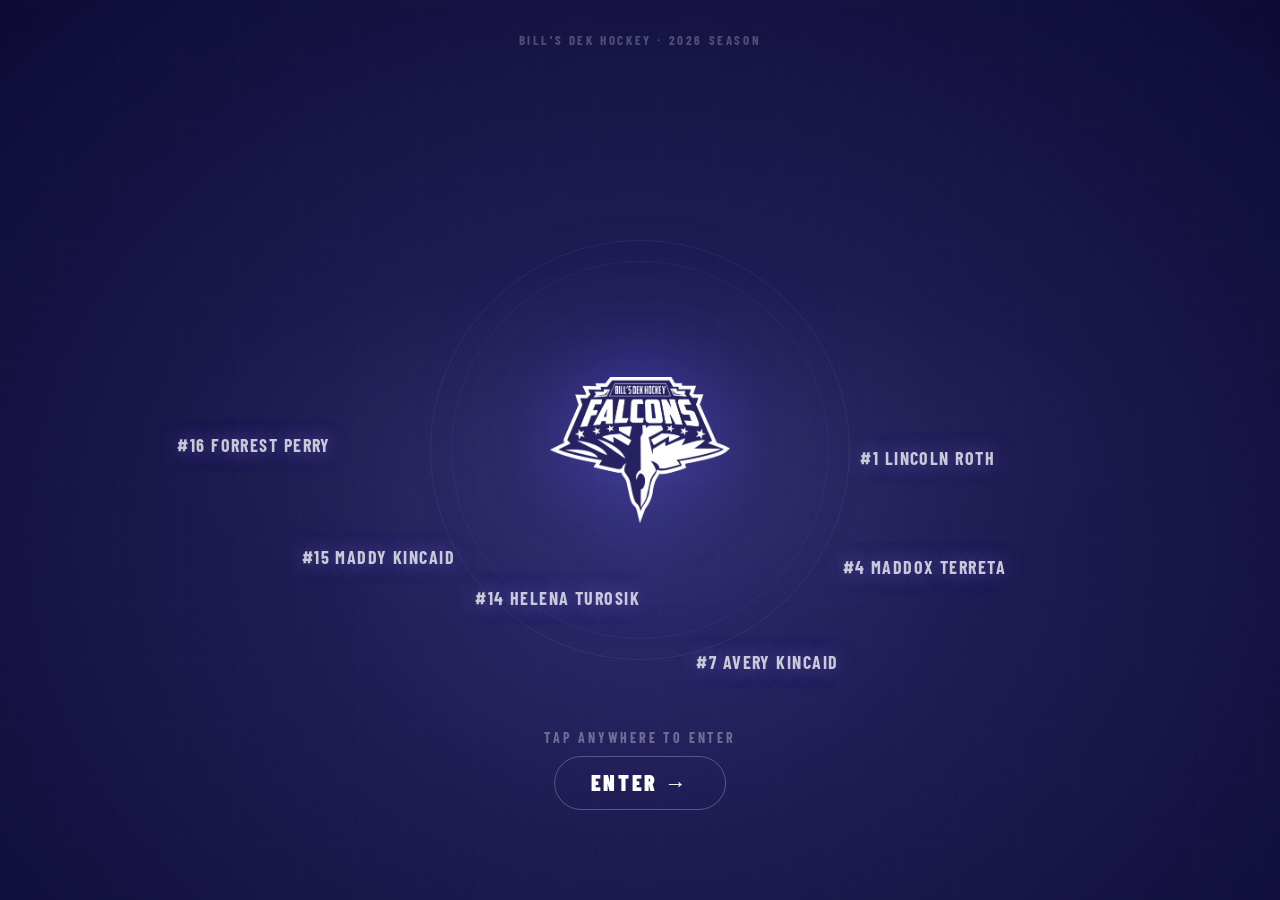
<file: index.html>
<!DOCTYPE html>
<html lang="en">
<head>
<meta charset="UTF-8">
<meta name="viewport" content="width=device-width, initial-scale=1.0">
<title>Falcons — Bill's Dek Hockey 2026</title>
<style>
  @import url('https://fonts.googleapis.com/css2?family=Barlow+Condensed:wght@700;900&family=Barlow:wght@400;500&display=swap');

  *, *::before, *::after { box-sizing: border-box; margin: 0; padding: 0; }

  :root {
    --navy: #1E1B52;
    --navy-dark: #12104A;
    --navy-mid: #2E2B6E;
    --white: #ffffff;
    --ice: rgba(255,255,255,0.07);
  }

  html, body {
    width: 100%; height: 100%;
    overflow: hidden;
    background: var(--navy-dark);
    font-family: 'Barlow', sans-serif;
    cursor: pointer;
    user-select: none;
  }

  /* ── Ice rink background ── */
  .rink {
    position: fixed;
    inset: 0;
    background: radial-gradient(ellipse at 50% 60%, #2E2B6E 0%, #1E1B52 40%, #0D0B35 100%);
  }

  /* Rink lines */
  .rink::before {
    content: '';
    position: absolute;
    inset: 0;
    background:
      radial-gradient(ellipse 55% 30% at 50% 50%, rgba(255,255,255,0.04) 0%, transparent 70%),
      repeating-linear-gradient(0deg, transparent, transparent 59px, rgba(255,255,255,0.015) 60px),
      repeating-linear-gradient(90deg, transparent, transparent 59px, rgba(255,255,255,0.015) 60px);
  }

  /* Center circle */
  .center-circle {
    position: fixed;
    left: 50%; top: 50%;
    transform: translate(-50%, -50%);
    width: min(420px, 85vw);
    height: min(420px, 85vw);
    border-radius: 50%;
    border: 1px solid rgba(255,255,255,0.06);
    pointer-events: none;
  }
  .center-circle::before {
    content: '';
    position: absolute;
    inset: 20px;
    border-radius: 50%;
    border: 1px solid rgba(255,255,255,0.04);
  }

  /* ── Logo ── */
  .logo-wrap {
    position: fixed;
    left: 50%; top: 50%;
    transform: translate(-50%, -50%);
    display: flex;
    flex-direction: column;
    align-items: center;
    gap: 0;
    z-index: 10;
    animation: logo-drop 1s cubic-bezier(0.22,1,0.36,1) both;
  }
  @keyframes logo-drop {
    from { opacity: 0; transform: translate(-50%, calc(-50% - 30px)) scale(0.85); }
    to   { opacity: 1; transform: translate(-50%, -50%) scale(1); }
  }
  .logo-img {
    width: min(180px, 38vw);
    height: min(180px, 38vw);
    object-fit: contain;
    filter: drop-shadow(0 0 40px rgba(100,90,255,0.4)) drop-shadow(0 0 80px rgba(60,50,200,0.2));
    animation: logo-pulse 3s ease-in-out infinite;
  }
  @keyframes logo-pulse {
    0%, 100% { filter: drop-shadow(0 0 40px rgba(100,90,255,0.4)) drop-shadow(0 0 80px rgba(60,50,200,0.2)); }
    50%       { filter: drop-shadow(0 0 60px rgba(120,110,255,0.6)) drop-shadow(0 0 100px rgba(80,70,220,0.35)); }
  }

  /* ── Player name particles ── */
  .player {
    position: fixed;
    font-family: 'Barlow Condensed', sans-serif;
    font-weight: 700;
    font-size: clamp(13px, 2vw, 18px);
    color: rgba(255,255,255,0.75);
    letter-spacing: 0.08em;
    text-transform: uppercase;
    pointer-events: none;
    z-index: 5;
    text-shadow: 0 0 20px rgba(150,140,255,0.5);
    transition: opacity 0.3s;
  }

  /* ── Enter prompt ── */
  .enter-wrap {
    position: fixed;
    bottom: 10%;
    left: 50%;
    transform: translateX(-50%);
    display: flex;
    flex-direction: column;
    align-items: center;
    gap: 10px;
    z-index: 20;
    animation: fade-up 1.2s 0.8s cubic-bezier(0.22,1,0.36,1) both;
  }
  @keyframes fade-up {
    from { opacity: 0; transform: translateX(-50%) translateY(16px); }
    to   { opacity: 1; transform: translateX(-50%) translateY(0); }
  }
  .enter-label {
    font-family: 'Barlow Condensed', sans-serif;
    font-size: clamp(11px, 1.8vw, 14px);
    font-weight: 700;
    letter-spacing: 0.2em;
    text-transform: uppercase;
    color: rgba(255,255,255,0.35);
  }
  .enter-btn {
    font-family: 'Barlow Condensed', sans-serif;
    font-size: clamp(16px, 3vw, 22px);
    font-weight: 900;
    letter-spacing: 0.12em;
    text-transform: uppercase;
    color: var(--white);
    background: none;
    border: 1.5px solid rgba(255,255,255,0.25);
    border-radius: 40px;
    padding: 12px 36px;
    cursor: pointer;
    animation: btn-pulse 2s ease-in-out infinite;
    transition: background 0.2s, border-color 0.2s, transform 0.15s;
  }
  .enter-btn:hover {
    background: rgba(255,255,255,0.08);
    border-color: rgba(255,255,255,0.5);
    transform: scale(1.04);
  }
  @keyframes btn-pulse {
    0%, 100% { box-shadow: 0 0 0 0 rgba(255,255,255,0.0); }
    50%       { box-shadow: 0 0 0 8px rgba(255,255,255,0.04); }
  }

  /* ── Season tag ── */
  .season-tag {
    position: fixed;
    top: 32px; left: 50%;
    transform: translateX(-50%);
    font-family: 'Barlow Condensed', sans-serif;
    font-size: clamp(11px, 1.6vw, 13px);
    font-weight: 700;
    letter-spacing: 0.2em;
    text-transform: uppercase;
    color: rgba(255,255,255,0.25);
    z-index: 20;
    animation: fade-up 1s 0.3s both;
  }

  /* ── Page transition ── */
  .curtain {
    position: fixed;
    inset: 0;
    background: var(--navy-dark);
    z-index: 100;
    opacity: 0;
    pointer-events: none;
    transition: opacity 0.5s ease;
  }
  .curtain.closing { opacity: 1; pointer-events: all; }

  @media (prefers-reduced-motion: reduce) {
    .player { animation: none !important; }
    .logo-img { animation: none !important; }
  }
</style>
<script data-goatcounter="https://kincaidmade.goatcounter.com/count" async src="//gc.zgo.at/count.js"></script>
</head>
<body>

<div class="rink"></div>
<div class="center-circle"></div>
<div class="curtain" id="curtain"></div>

<div class="season-tag">Bill's Dek Hockey · 2026 Season</div>

<div class="logo-wrap">
  <img class="logo-img" src="FalconsLogo.png" alt="Falcons">
</div>

<div class="enter-wrap">
  <div class="enter-label">Tap anywhere to enter</div>
  <button class="enter-btn" onclick="enterSite()">Enter →</button>
</div>

<script>
const players = [
  { name: 'Lincoln Roth',   number: '1'  },
  { name: 'Maddox Terreta', number: '4'  },
  { name: 'Avery Kincaid',  number: '7'  },
  { name: 'Helena Turosik', number: '14' },
  { name: 'Maddy Kincaid',  number: '15' },
  { name: 'Forrest Perry',  number: '16' },
  { name: 'Collins Yoho',   number: '27' },
  { name: 'Jacob Fox',      number: '29' },
  { name: 'Reed Yoho',      number: '41' },
  { name: 'Alex Gibson',    number: '43' },
];

const W = window.innerWidth;
const H = window.innerHeight;
const cx = W / 2, cy = H / 2;
const safeR = Math.min(W, H) * 0.22; // keep clear of logo

const nodes = players.map((p, i) => {
  // Distribute evenly around the logo in an orbit
  const baseAngle = (i / players.length) * Math.PI * 2;
  const orbitR = Math.min(W, H) * (0.32 + (i % 3) * 0.06);

  return {
    ...p,
    x: cx + Math.cos(baseAngle) * orbitR,
    y: cy + Math.sin(baseAngle) * orbitR,
    vx: (Math.random() - 0.5) * 0.4,
    vy: (Math.random() - 0.5) * 0.4,
    angle: baseAngle,
    orbitR,
    orbitSpeed: (0.0003 + Math.random() * 0.0002) * (Math.random() > 0.5 ? 1 : -1),
    el: null,
  };
});

// Create DOM elements
nodes.forEach(n => {
  const el = document.createElement('div');
  el.className = 'player';
  el.textContent = `#${n.number} ${n.name}`;
  document.body.appendChild(el);
  n.el = el;
  // Stagger fade-in
  el.style.opacity = '0';
  el.style.transition = 'opacity 0.6s';
});

// Fade players in staggered
setTimeout(() => {
  nodes.forEach((n, i) => {
    setTimeout(() => { n.el.style.opacity = '1'; }, i * 100);
  });
}, 600);

let raf;
function animate(t) {
  nodes.forEach(n => {
    n.angle += n.orbitSpeed;
    // Gentle drift on top of orbit
    n.x = cx + Math.cos(n.angle) * n.orbitR + Math.sin(n.angle * 0.7) * 12;
    n.y = cy + Math.sin(n.angle) * n.orbitR * 0.55 + Math.cos(n.angle * 0.9) * 10;

    // Keep on screen
    const hw = n.el.offsetWidth / 2;
    const hh = n.el.offsetHeight / 2;
    n.x = Math.max(hw + 10, Math.min(W - hw - 10, n.x));
    n.y = Math.max(hh + 10, Math.min(H - hh - 10, n.y));

    n.el.style.left = (n.x - n.el.offsetWidth / 2) + 'px';
    n.el.style.top  = (n.y - n.el.offsetHeight / 2) + 'px';
  });
  raf = requestAnimationFrame(animate);
}
requestAnimationFrame(animate);

function enterSite() {
  cancelAnimationFrame(raf);
  const curtain = document.getElementById('curtain');
  curtain.classList.add('closing');
  setTimeout(() => { window.location.href = 'leaderboard.html'; }, 500);
}

// Click anywhere to enter
document.body.addEventListener('click', e => {
  if (e.target.classList.contains('enter-btn')) return;
  enterSite();
});

// Handle resize
window.addEventListener('resize', () => location.reload());
</script>
</body>
</html>
</file>
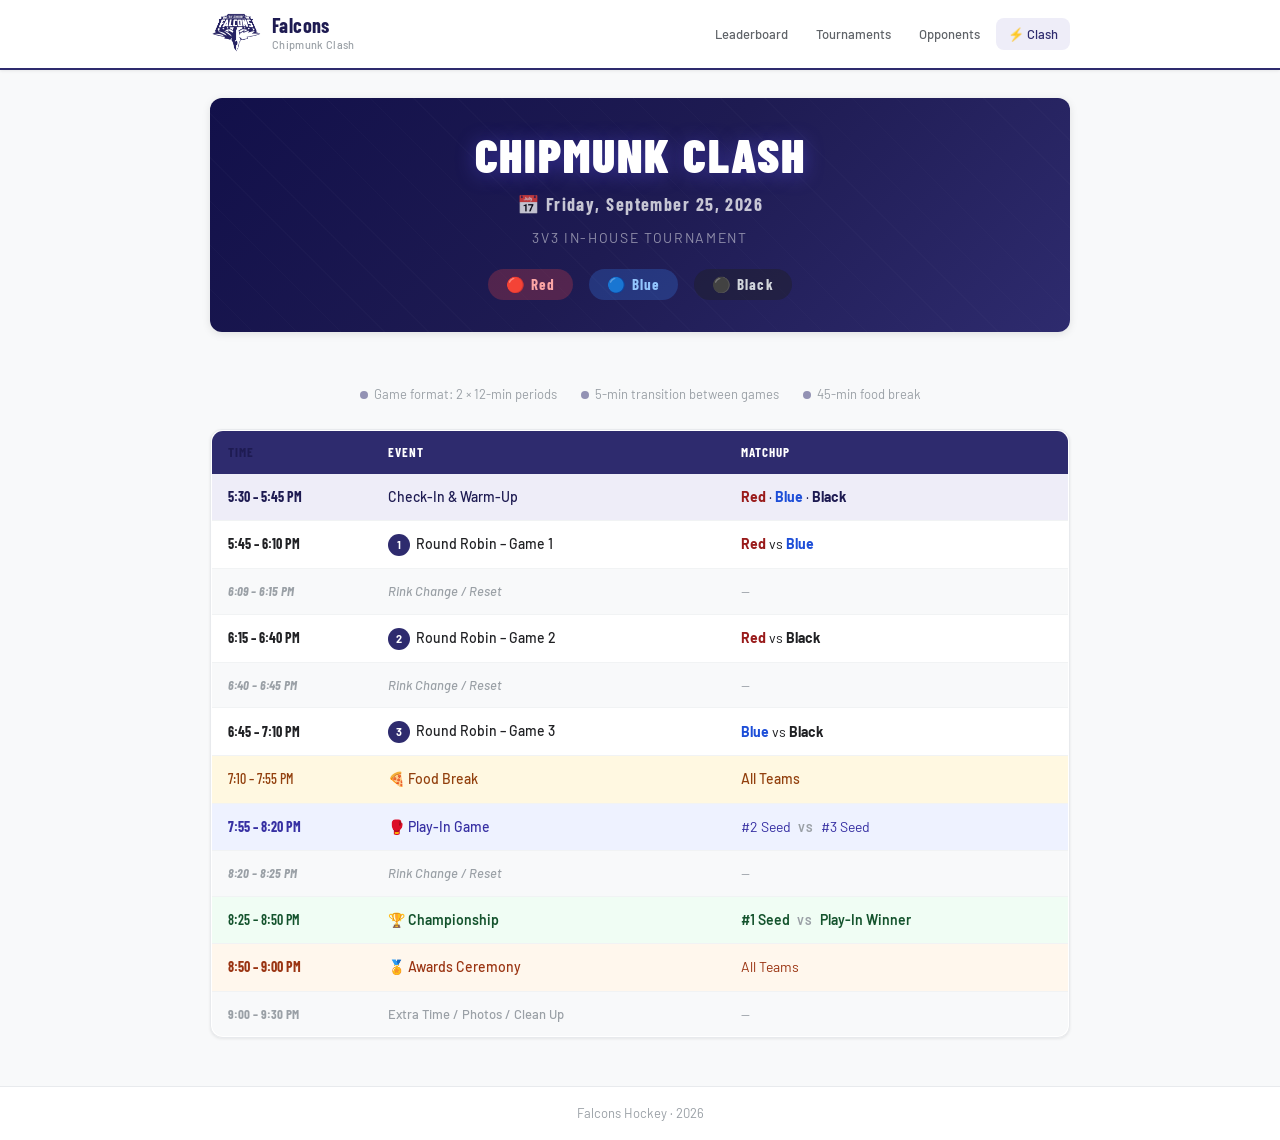
<file: chipmunk-clash.html>
<!DOCTYPE html>
<html lang="en">
<head>
<meta charset="UTF-8">
<meta name="viewport" content="width=device-width, initial-scale=1.0">
<title>2026 Chipmunk Clash</title>
<link rel="stylesheet" href="style.css">
<script data-goatcounter="https://kincaidmade.goatcounter.com/count" async src="//gc.zgo.at/count.js"></script>
<style>
  .clash-hero {
    background: linear-gradient(135deg, #12104A 0%, #1E1B52 50%, #2E2B6E 100%);
    border-radius: var(--radius-lg);
    padding: 32px 28px;
    margin-bottom: 28px;
    text-align: center;
    position: relative;
    overflow: hidden;
    box-shadow: var(--shadow-md);
  }
  .clash-hero::before {
    content: '';
    position: absolute;
    inset: 0;
    background: repeating-linear-gradient(
      45deg, transparent, transparent 30px,
      rgba(255,255,255,0.015) 30px, rgba(255,255,255,0.015) 31px
    );
  }
  .clash-title {
    font-family: 'Barlow Condensed', sans-serif;
    font-size: clamp(28px, 6vw, 48px);
    font-weight: 900;
    color: #fff;
    letter-spacing: 0.04em;
    text-transform: uppercase;
    line-height: 1;
    position: relative;
    text-shadow: 0 2px 20px rgba(100,90,255,0.4);
  }
  .clash-subtitle {
    font-size: 14px;
    color: rgba(255,255,255,0.5);
    margin-top: 8px;
    letter-spacing: 0.12em;
    text-transform: uppercase;
    position: relative;
  }
  .clash-date {
    font-family: 'Barlow Condensed', sans-serif;
    font-size: 18px;
    font-weight: 700;
    color: rgba(255,255,255,0.75);
    margin-top: 12px;
    letter-spacing: 0.08em;
    position: relative;
  }
  .teams-row {
    display: flex;
    justify-content: center;
    gap: 16px;
    margin-top: 20px;
    flex-wrap: wrap;
    position: relative;
  }
  .team-pill {
    font-family: 'Barlow Condensed', sans-serif;
    font-size: 15px;
    font-weight: 700;
    letter-spacing: 0.08em;
    padding: 6px 18px;
    border-radius: 20px;
    display: flex;
    align-items: center;
    gap: 6px;
  }
  .team-red   { background: rgba(239,68,68,0.25); color: #FCA5A5; border: 1px solid rgba(239,68,68,0.4); }
  .team-blue  { background: rgba(59,130,246,0.25); color: #93C5FD; border: 1px solid rgba(59,130,246,0.4); }
  .team-black { background: rgba(30,30,30,0.4); color: #D1D5DB; border: 1px solid rgba(100,100,100,0.4); }

  .format-bar {
    display: flex;
    justify-content: center;
    gap: 24px;
    flex-wrap: wrap;
    margin-bottom: 24px;
    font-size: 13px;
    color: var(--gray-400);
  }
  .format-item { display: flex; align-items: center; gap: 6px; }
  .format-dot {
    width: 8px; height: 8px;
    border-radius: 50%;
    background: var(--navy);
    opacity: 0.5;
  }

  .schedule-table {
    width: 100%;
    border-collapse: collapse;
    background: var(--white);
    border-radius: var(--radius-lg);
    overflow: hidden;
    box-shadow: var(--shadow-sm);
    border: 1px solid var(--gray-200);
  }
  .schedule-table thead tr {
    background: var(--navy);
    color: var(--white);
  }
  .schedule-table th {
    padding: 11px 16px;
    font-family: 'Barlow Condensed', sans-serif;
    font-size: 13px;
    font-weight: 700;
    letter-spacing: 0.08em;
    text-transform: uppercase;
    text-align: left;
  }
  .schedule-table td {
    padding: 12px 16px;
    font-size: 14px;
    border-bottom: 1px solid var(--gray-100);
    vertical-align: middle;
  }
  .schedule-table tbody tr:last-child td { border-bottom: none; }
  .schedule-table tbody tr:hover { background: var(--navy-pale); }

  /* Row types */
  .row-game td { color: var(--gray-900); }
  .row-reset td { color: var(--gray-400); font-size: 13px; font-style: italic; background: var(--gray-50); }
  .row-break td { background: #FFF8E1; color: #92400E; font-weight: 500; }
  .row-playin td { background: #EEF2FF; color: #3730A3; }
  .row-championship td { background: #F0FDF4; color: #14532D; font-weight: 600; }
  .row-awards td { background: #FFF7ED; color: #9A3412; }
  .row-extra td { color: var(--gray-400); font-size: 13px; background: var(--gray-50); }
  .row-checkin td { background: var(--navy-light); color: var(--navy-dark); }

  .time-col {
    font-family: 'Barlow Condensed', sans-serif;
    font-size: 15px;
    font-weight: 700;
    white-space: nowrap;
    color: var(--navy-dark);
    width: 160px;
  }
  .row-reset .time-col,
  .row-extra .time-col { color: var(--gray-400); }

  .event-col { font-weight: 500; }
  .matchup-col { }

  .team-tag {
    display: inline-flex;
    align-items: center;
    gap: 4px;
    font-family: 'Barlow Condensed', sans-serif;
    font-size: 13px;
    font-weight: 700;
    padding: 2px 8px;
    border-radius: 12px;
    margin: 0 2px;
  }
  .tag-red   { background: #FEE2E2; color: #991B1B; border: 1px solid #FECACA; }
  .tag-blue  { background: #DBEAFE; color: #1D4ED8; border: 1px solid #BFDBFE; }
  .tag-black { background: #1F2937; color: #F9FAFB; border: 1px solid #374151; }

  .vs-badge {
    font-size: 11px;
    font-weight: 700;
    color: var(--gray-400);
    letter-spacing: 0.06em;
    margin: 0 4px;
  }

  .game-num {
    display: inline-flex;
    align-items: center;
    justify-content: center;
    width: 22px; height: 22px;
    background: var(--navy);
    color: #fff;
    border-radius: 50%;
    font-size: 11px;
    font-weight: 700;
    margin-right: 6px;
    flex-shrink: 0;
  }

  .team-pill { cursor: pointer; border: none; transition: transform 0.15s, opacity 0.15s; }
  .team-pill:hover { transform: scale(1.06); opacity: 0.9; }
  .team-pill.active { outline: 2px solid rgba(255,255,255,0.6); outline-offset: 2px; }

  .rosters-wrap {
    display: flex;
    gap: 16px;
    flex-wrap: wrap;
    margin-bottom: 24px;
  }
  .roster-card {
    flex: 1;
    min-width: 200px;
    background: var(--white);
    border: 1px solid var(--gray-200);
    border-radius: var(--radius-lg);
    overflow: hidden;
    box-shadow: var(--shadow-sm);
    animation: roster-drop 0.25s cubic-bezier(0.22,1,0.36,1) both;
  }
  @keyframes roster-drop {
    from { opacity: 0; transform: translateY(-8px); }
    to   { opacity: 1; transform: translateY(0); }
  }
  .roster-header {
    font-family: 'Barlow Condensed', sans-serif;
    font-size: 16px;
    font-weight: 700;
    letter-spacing: 0.06em;
    padding: 10px 16px;
    text-transform: uppercase;
  }
  .team-red-header   { background: #FEE2E2; color: #991B1B; border-bottom: 1px solid #FECACA; }
  .team-blue-header  { background: #DBEAFE; color: #1D4ED8; border-bottom: 1px solid #BFDBFE; }
  .team-black-header { background: #1F2937; color: #F9FAFB; border-bottom: 1px solid #374151; }
  .roster-list {
    list-style: none;
    padding: 10px 0;
  }
  .roster-list li {
    padding: 7px 16px;
    font-size: 14px;
    font-weight: 500;
    color: var(--gray-800);
    border-bottom: 1px solid var(--gray-100);
  }
  .roster-list li:last-child { border-bottom: none; }

  @media (max-width: 600px) {
    .schedule-table th:last-child,
    .schedule-table td:last-child { display: none; }
    .time-col { width: auto; font-size: 13px; }
    .clash-hero { padding: 24px 16px; }
  }
</style>
</head>
<body>

<header class="site-header">
  <div class="header-inner">
    <div class="logo-block">
      <div class="logo-icon" aria-hidden="true">
        <img src="FalconsLogo.png" alt="Falcons logo" style="height:52px;width:52px;object-fit:contain;">
      </div>
      <div>
        <div class="team-name">Falcons</div>
        <div class="season-label">Chipmunk Clash</div>
      </div>
    </div>
    <nav class="site-nav">
      <a href="leaderboard.html" class="nav-link">Leaderboard</a>
      <a href="tournament.html" class="nav-link">Tournaments</a>
      <a href="opponents.html" class="nav-link">Opponents</a>
      <a href="chipmunk-clash.html" class="nav-link active">⚡ Clash</a>
    </nav>
  </div>
</header>

<main class="main-content">

  <div class="clash-hero">
    <div class="clash-title">Chipmunk Clash</div>
    <div class="clash-date">📅 Friday, September 25, 2026</div>
    <div class="clash-subtitle">3v3 In-House Tournament</div>
    <div class="teams-row">
      <button class="team-pill team-red" onclick="toggleRoster('red')">🔴 Red</button>
      <button class="team-pill team-blue" onclick="toggleRoster('blue')">🔵 Blue</button>
      <button class="team-pill team-black" onclick="toggleRoster('black')">⚫ Black</button>
    </div>
  </div>

  <!-- Team Rosters -->
  <div class="rosters-wrap">
    <div class="roster-card" id="roster-red" style="display:none">
      <div class="roster-header team-red-header">🔴 Red Team</div>
      <ul class="roster-list">
        <li>🥅 Declan — Goalie</li>
        <li>Maddy</li>
        <li>Indy</li>
        <li>Lincoln</li>
        <li>Grayson</li>
      </ul>
    </div>
    <div class="roster-card" id="roster-blue" style="display:none">
      <div class="roster-header team-blue-header">🔵 Blue Team</div>
      <ul class="roster-list">
        <li>🥅 Alex — Goalie</li>
        <li>Maddox</li>
        <li>Helena</li>
        <li>Luke W</li>
        <li>Colson</li>
      </ul>
    </div>
    <div class="roster-card" id="roster-black" style="display:none">
      <div class="roster-header team-black-header">⚫ Black Team</div>
      <ul class="roster-list">
        <li>🥅 Jacob — Goalie</li>
        <li>Forrest</li>
        <li>Judah</li>
        <li>Avery</li>
        <li>Luke C</li>
      </ul>
    </div>
  </div>

  <div class="format-bar">
    <span class="format-item"><span class="format-dot"></span> Game format: 2 × 12-min periods</span>
    <span class="format-item"><span class="format-dot"></span> 5-min transition between games</span>
    <span class="format-item"><span class="format-dot"></span> 45-min food break</span>
  </div>

  <div class="table-wrap">
    <table class="schedule-table">
      <thead>
        <tr>
          <th class="time-col">Time</th>
          <th class="event-col">Event</th>
          <th class="matchup-col">Matchup</th>
        </tr>
      </thead>
      <tbody>

        <tr class="row-checkin">
          <td class="time-col">5:30 – 5:45 PM</td>
          <td class="event-col">Check-In &amp; Warm-Up</td>
          <td>
            <strong style="color:#991B1B">Red</strong> · <strong style="color:#1D4ED8">Blue</strong> · <strong>Black</strong>
          </td>
        </tr>

        <tr class="row-game">
          <td class="time-col">5:45 – 6:10 PM</td>
          <td class="event-col"><span class="game-num">1</span>Round Robin – Game 1</td>
          <td>
            <strong style="color:#991B1B">Red</strong> vs <strong style="color:#1D4ED8">Blue</strong>
          </td>
        </tr>

        <tr class="row-reset">
          <td class="time-col">6:09 – 6:15 PM</td>
          <td class="event-col">Rink Change / Reset</td>
          <td>—</td>
        </tr>

        <tr class="row-game">
          <td class="time-col">6:15 – 6:40 PM</td>
          <td class="event-col"><span class="game-num">2</span>Round Robin – Game 2</td>
          <td>
            <strong style="color:#991B1B">Red</strong> vs <strong>Black</strong>
          </td>
        </tr>

        <tr class="row-reset">
          <td class="time-col">6:40 – 6:45 PM</td>
          <td class="event-col">Rink Change / Reset</td>
          <td>—</td>
        </tr>

        <tr class="row-game">
          <td class="time-col">6:45 – 7:10 PM</td>
          <td class="event-col"><span class="game-num">3</span>Round Robin – Game 3</td>
          <td>
            <strong style="color:#1D4ED8">Blue</strong> vs <strong>Black</strong>
          </td>
        </tr>

        <tr class="row-break">
          <td class="time-col">7:10 – 7:55 PM</td>
          <td class="event-col">🍕 Food Break</td>
          <td>All Teams</td>
        </tr>

        <tr class="row-playin">
          <td class="time-col">7:55 – 8:20 PM</td>
          <td class="event-col">🥊 Play-In Game</td>
          <td>#2 Seed <span class="vs-badge">VS</span> #3 Seed</td>
        </tr>

        <tr class="row-reset">
          <td class="time-col">8:20 – 8:25 PM</td>
          <td class="event-col">Rink Change / Reset</td>
          <td>—</td>
        </tr>

        <tr class="row-championship">
          <td class="time-col">8:25 – 8:50 PM</td>
          <td class="event-col">🏆 Championship</td>
          <td>#1 Seed <span class="vs-badge">VS</span> Play-In Winner</td>
        </tr>

        <tr class="row-awards">
          <td class="time-col">8:50 – 9:00 PM</td>
          <td class="event-col">🏅 Awards Ceremony</td>
          <td>All Teams</td>
        </tr>

        <tr class="row-extra">
          <td class="time-col">9:00 – 9:30 PM</td>
          <td class="event-col">Extra Time / Photos / Clean Up</td>
          <td>—</td>
        </tr>

      </tbody>
    </table>
  </div>

</main>

<footer class="site-footer">
  <span>Falcons Hockey · 2026</span>
</footer>

<script>
function toggleRoster(team) {
  const cards = { red: 'roster-red', blue: 'roster-blue', black: 'roster-black' };
  const btns  = { red: 0, blue: 1, black: 2 };
  const pills = document.querySelectorAll('.team-pill');
  const card  = document.getElementById(cards[team]);
  const isOpen = card.style.display !== 'none';

  // Close all
  Object.values(cards).forEach(id => document.getElementById(id).style.display = 'none');
  pills.forEach(p => p.classList.remove('active'));

  // Toggle clicked
  if (!isOpen) {
    card.style.display = 'block';
    pills[btns[team]].classList.add('active');
  }
}
</script>
</body>
</html>
</file>
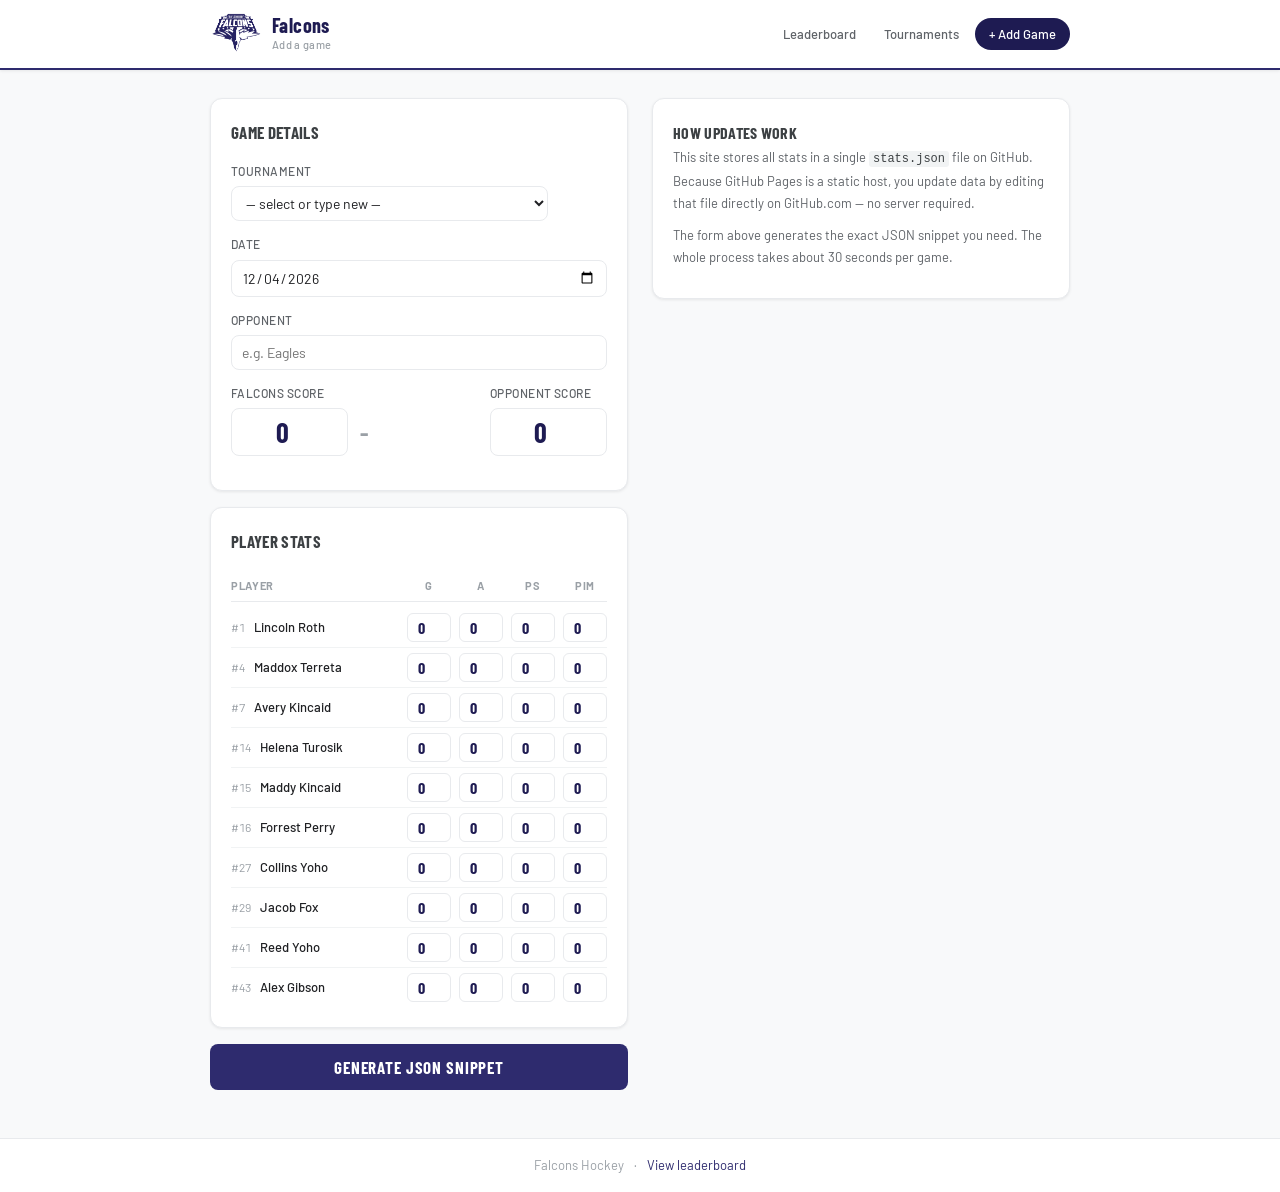
<file: game-entry.html>
<!DOCTYPE html>
<html lang="en">
<head>
<meta charset="UTF-8">
<meta name="viewport" content="width=device-width, initial-scale=1.0">
<title>Falcons Hockey — Add Game</title>
<link rel="stylesheet" href="style.css">
</head>
<body>

<header class="site-header">
  <div class="header-inner">
    <div class="logo-block">
      <div class="logo-icon" aria-hidden="true">
        <img src="FalconsLogo.png" alt="Falcons logo" style="height:52px;width:52px;object-fit:contain;">
      </div>
      <div>
        <div class="team-name">Falcons</div>
        <div class="season-label">Add a game</div>
      </div>
    </div>
    <nav class="site-nav">
      <a href="index.html" class="nav-link">Leaderboard</a>
      <a href="tournament.html" class="nav-link">Tournaments</a>
      <a href="game-entry.html" class="nav-link nav-entry active">+ Add Game</a>
    </nav>
  </div>
</header>

<main class="main-content">

  <div class="entry-layout">
    <div class="entry-form-col">

      <div class="form-card">
        <h2 class="form-section-title">Game details</h2>

        <div class="form-row">
          <label class="form-label" for="tournament-select">Tournament</label>
          <select id="tournament-select" class="select-input">
            <option value="">— select or type new —</option>
          </select>
        </div>

        <div class="form-row" id="new-tournament-row" style="display:none">
          <label class="form-label" for="new-tournament-name">New tournament name</label>
          <input type="text" id="new-tournament-name" class="text-input" placeholder="e.g. Spring Classic">
          <input type="text" id="new-tournament-location" class="text-input" placeholder="Location (e.g. Pittsburgh, PA)" style="margin-top:6px">
        </div>

        <div class="form-row">
          <label class="form-label" for="game-date">Date</label>
          <input type="date" id="game-date" class="text-input">
        </div>

        <div class="form-row">
          <label class="form-label" for="opponent">Opponent</label>
          <input type="text" id="opponent" class="text-input" placeholder="e.g. Eagles">
        </div>

        <div class="form-row score-row">
          <div>
            <label class="form-label">Falcons score</label>
            <input type="number" id="falcons-score" class="score-input" min="0" value="0">
          </div>
          <div class="score-divider">–</div>
          <div>
            <label class="form-label">Opponent score</label>
            <input type="number" id="opponent-score" class="score-input" min="0" value="0">
          </div>
        </div>
      </div>

      <div class="form-card">
        <h2 class="form-section-title">Player stats</h2>
        <div class="player-stats-header">
          <span class="ps-col-player">Player</span>
          <span class="ps-col-num" title="Goals">G</span>
          <span class="ps-col-num" title="Assists">A</span>
          <span class="ps-col-num" title="Penalty Shot Goals">PS</span>
          <span class="ps-col-num" title="Penalty Minutes">PIM</span>
        </div>
        <div id="player-rows"></div>
      </div>

      <button class="generate-btn" id="generate-btn">Generate JSON snippet</button>

    </div>

    <div class="output-col">
      <div class="output-card" id="output-card" style="display:none">
        <div class="output-header">
          <h3 class="output-title">JSON to paste into stats.json</h3>
          <button class="copy-btn" id="copy-btn">Copy</button>
        </div>
        <div class="output-instructions">
          <strong>How to add this game:</strong>
          <ol>
            <li>Copy the JSON below.</li>
            <li>Open <code>data/stats.json</code> on GitHub.</li>
            <li>Find the correct tournament's <code>"games"</code> array (or add a new tournament block).</li>
            <li>Paste this object into that array.</li>
            <li>Click <strong>Commit changes</strong>. Your site updates in ~1 minute.</li>
          </ol>
        </div>
        <pre class="output-pre" id="output-pre"></pre>
      </div>

      <div class="how-it-works-card">
        <h3 class="output-title">How updates work</h3>
        <p>This site stores all stats in a single <code>stats.json</code> file on GitHub. Because GitHub Pages is a static host, you update data by editing that file directly on GitHub.com — no server required.</p>
        <p>The form above generates the exact JSON snippet you need. The whole process takes about 30 seconds per game.</p>
      </div>
    </div>
  </div>

</main>

<footer class="site-footer">
  <span>Falcons Hockey</span>
  <span>·</span>
  <a href="index.html">View leaderboard</a>
</footer>

<script>
let data = null;

async function loadData() {
  try {
    const res = await fetch('data/stats.json');
    data = await res.json();
    populateTournamentSelect();
    renderPlayerRows();
  } catch(e) {
    document.getElementById('player-rows').innerHTML =
      '<p style="color:#c0392b;font-size:13px">Could not load stats.json — make sure it exists in the data/ folder.</p>';
  }
}

function populateTournamentSelect() {
  const sel = document.getElementById('tournament-select');
  data.tournaments.forEach(t => {
    const opt = document.createElement('option');
    opt.value = t.id;
    opt.textContent = t.name;
    sel.appendChild(opt);
  });
  const newOpt = document.createElement('option');
  newOpt.value = '__new__';
  newOpt.textContent = '+ New tournament…';
  sel.appendChild(newOpt);

  sel.addEventListener('change', () => {
    document.getElementById('new-tournament-row').style.display =
      sel.value === '__new__' ? 'block' : 'none';
  });
}

function renderPlayerRows() {
  const el = document.getElementById('player-rows');
  el.innerHTML = data.players.map(p => `
    <div class="player-stat-row">
      <span class="ps-col-player">
        <span class="player-num">#${p.number}</span>
        <span class="player-name">${p.name}</span>
      </span>
      <input type="number" class="stat-mini" id="g-${p.id}" min="0" value="0" aria-label="Goals for ${p.name}">
      <input type="number" class="stat-mini" id="a-${p.id}" min="0" value="0" aria-label="Assists for ${p.name}">
      <input type="number" class="stat-mini" id="ps-${p.id}" min="0" value="0" aria-label="Penalty shot goals for ${p.name}">
      <input type="number" class="stat-mini" id="pim-${p.id}" min="0" value="0" aria-label="Penalty minutes for ${p.name}">
    </div>
  `).join('');
}

function generateId() {
  return 'g' + Date.now().toString(36);
}

document.getElementById('generate-btn').addEventListener('click', () => {
  const tournamentVal = document.getElementById('tournament-select').value;
  const opponent = document.getElementById('opponent').value.trim();
  const date = document.getElementById('game-date').value;
  const falconsScore = parseInt(document.getElementById('falcons-score').value) || 0;
  const opponentScore = parseInt(document.getElementById('opponent-score').value) || 0;

  if (!opponent) { alert('Please enter an opponent name.'); return; }
  if (!date) { alert('Please enter a game date.'); return; }
  if (!tournamentVal) { alert('Please select or create a tournament.'); return; }

  const stats = data.players.map(p => ({
    player_id: p.id,
    goals:    parseInt(document.getElementById(`g-${p.id}`).value)   || 0,
    assists:  parseInt(document.getElementById(`a-${p.id}`).value)   || 0,
    ps_goals: parseInt(document.getElementById(`ps-${p.id}`).value)  || 0,
    pim:      parseInt(document.getElementById(`pim-${p.id}`).value) || 0
  }));

  const gameObj = {
    id: generateId(),
    opponent,
    falcons_score: falconsScore,
    opponent_score: opponentScore,
    date,
    stats
  };

  let output = '';

  if (tournamentVal === '__new__') {
    const tName = document.getElementById('new-tournament-name').value.trim() || 'New Tournament';
    const tLoc  = document.getElementById('new-tournament-location').value.trim() || '';
    const tObj = {
      id: 't' + Date.now().toString(36),
      name: tName,
      date,
      location: tLoc,
      games: [gameObj]
    };
    output = '// Add this object to the "tournaments" array in stats.json:\n\n' +
             JSON.stringify(tObj, null, 2);
  } else {
    const tName = data.tournaments.find(t => t.id === tournamentVal)?.name || '';
    output = `// Paste this object into the "games" array of the "${tName}" tournament in stats.json:\n\n` +
             JSON.stringify(gameObj, null, 2);
  }

  document.getElementById('output-pre').textContent = output;
  document.getElementById('output-card').style.display = 'block';
  document.getElementById('output-card').scrollIntoView({ behavior: 'smooth', block: 'start' });
});

document.getElementById('copy-btn').addEventListener('click', () => {
  const text = document.getElementById('output-pre').textContent;
  navigator.clipboard.writeText(text).then(() => {
    const btn = document.getElementById('copy-btn');
    btn.textContent = 'Copied!';
    setTimeout(() => btn.textContent = 'Copy', 2000);
  });
});

// Default date to today
document.getElementById('game-date').value = new Date().toISOString().split('T')[0];

loadData();
</script>
</body>
</html>
</file>
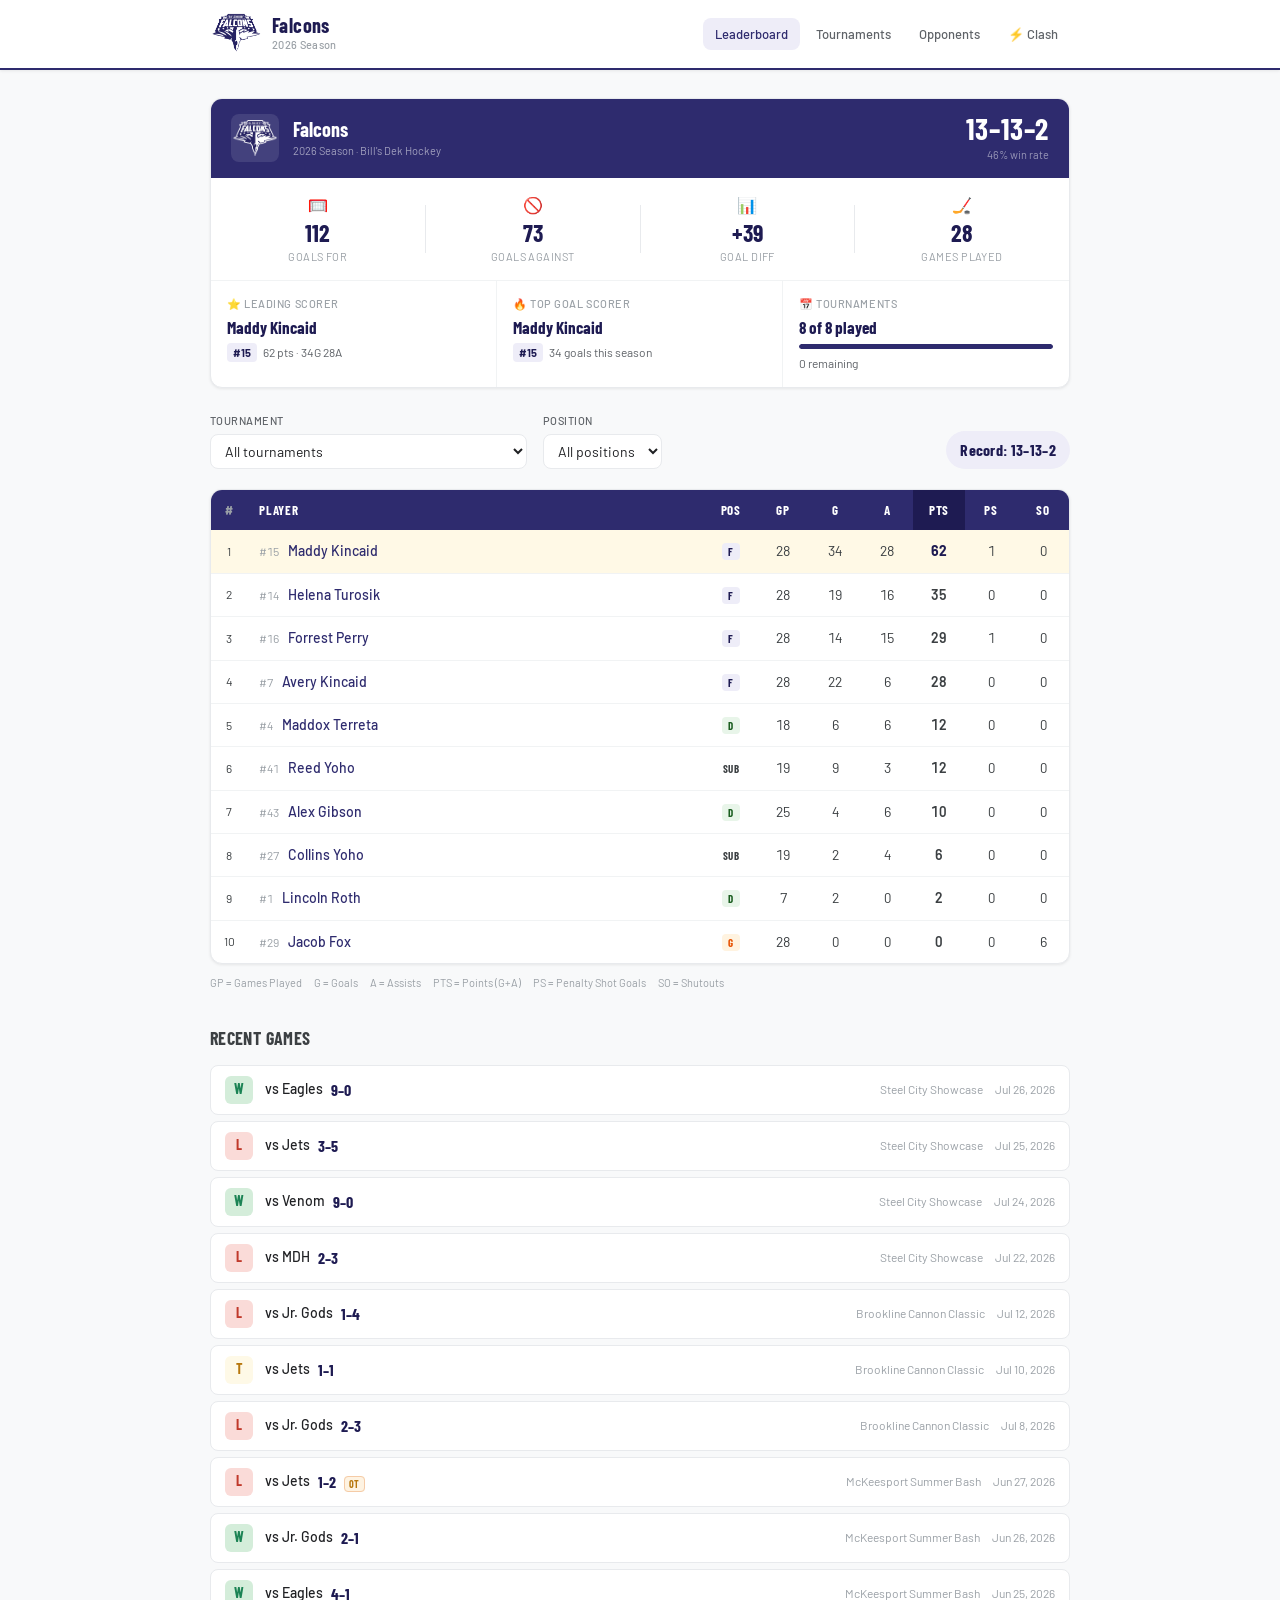
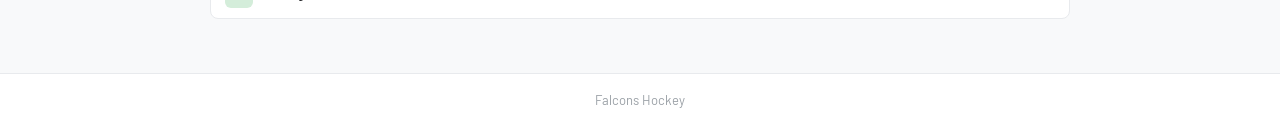
<file: leaderboard.html>
<!DOCTYPE html>
<html lang="en">
<head>
<meta charset="UTF-8">
<meta name="viewport" content="width=device-width, initial-scale=1.0">
<title>Falcons Hockey — Season Stats</title>
<link rel="stylesheet" href="style.css">
  <script data-goatcounter="https://kincaidmade.goatcounter.com/count" async src="//gc.zgo.at/count.js"></script>
</head>
<body>

<header class="site-header">
  <div class="header-inner">
    <div class="logo-block">
      <div class="logo-icon" aria-hidden="true">
        <img src="FalconsLogo.png" alt="Falcons logo" style="height:52px;width:52px;object-fit:contain;">
      </div>
      <div>
        <div class="team-name">Falcons</div>
        <div class="season-label" id="season-label">2026</div>
      </div>
    </div>
    <nav class="site-nav">
      <a href="leaderboard.html" class="nav-link active">Leaderboard</a>
      <a href="tournament.html" class="nav-link">Tournaments</a>
      <a href="opponents.html" class="nav-link">Opponents</a>
      <a href="chipmunk-clash.html" class="nav-link">⚡ Clash</a>
    </nav>
  </div>
</header>

<main class="main-content">

  <div class="summary-card" id="summary-card"></div>

  <div class="page-controls">
    <div class="control-group">
      <label class="control-label" for="tournament-filter">Tournament</label>
      <select id="tournament-filter" class="select-input">
        <option value="all">All tournaments</option>
      </select>
    </div>
    <div class="control-group">
      <label class="control-label" for="position-filter">Position</label>
      <select id="position-filter" class="select-input">
        <option value="all">All positions</option>
        <option value="F">Forwards</option>
        <option value="D">Defense</option>
        <option value="G">Goalies</option>
      </select>
    </div>
    <div class="record-badge" id="record-badge"></div>
  </div>

  <div class="table-wrap">
    <table class="stats-table" id="stats-table">
      <thead>
        <tr>
          <th class="col-rank">#</th>
          <th class="col-player">Player</th>
          <th class="col-pos">Pos</th>
          <th class="col-stat sortable active" data-col="gp" title="Games Played">GP</th>
          <th class="col-stat sortable" data-col="goals" title="Goals">G</th>
          <th class="col-stat sortable" data-col="assists" title="Assists">A</th>
          <th class="col-stat sortable active-sort" data-col="points" title="Points">PTS</th>
          <th class="col-stat sortable" data-col="ps_goals" title="Penalty Shot Goals">PS</th>
          <th class="col-stat sortable" data-col="shutouts" title="Shutouts">SO</th>
        </tr>
      </thead>
      <tbody id="stats-body">
        <tr><td colspan="9" class="loading-cell">Loading stats…</td></tr>
      </tbody>
    </table>
  </div>

  <div class="table-legend">
    <span>GP = Games Played</span>
    <span>G = Goals</span>
    <span>A = Assists</span>
    <span>PTS = Points (G+A)</span>
    <span>PS = Penalty Shot Goals</span>
    <span>SO = Shutouts</span>
  </div>

  <section class="game-log-section">
    <h2 class="section-title">Recent games</h2>
    <div id="game-log"></div>
  </section>

</main>

<footer class="site-footer">
  <span>Falcons Hockey</span>
</footer>

<script>
let allData = null;
let sortCol = 'points';
let sortDir = 'desc';

async function loadData() {
  try {
    const res = await fetch('data/stats.json');
    allData = await res.json();
    document.getElementById('season-label').textContent = (allData.season || '') + ' Season';
    populateTournamentFilter();
    render();
    animateCounters();
    renderSummaryCard();
    renderGameLog();
  } catch(e) {
    document.getElementById('stats-body').innerHTML =
      '<tr><td colspan="9" class="loading-cell" style="color:#c0392b">Could not load stats.json — make sure the file is in the data/ folder.</td></tr>';
  }
}

function populateTournamentFilter() {
  const sel = document.getElementById('tournament-filter');
  allData.tournaments.forEach(t => {
    const opt = document.createElement('option');
    opt.value = t.id;
    opt.textContent = t.name;
    sel.appendChild(opt);
  });
}

function getFilteredGames() {
  const tFilter = document.getElementById('tournament-filter').value;
  let games = [];
  allData.tournaments.forEach(t => {
    if (tFilter === 'all' || tFilter === t.id) {
      t.games.filter(g => !g.upcoming).forEach(g => games.push({ ...g, tournamentName: t.name }));
    }
  });
  return games;
}

function calcStats(posFilter) {
  const games = getFilteredGames();
  const map = {};
  allData.players.forEach(p => {
    map[p.id] = { ...p, gp: p.gp_override || 0, goals: 0, assists: 0, ps_goals: 0, pim: 0, shutouts: 0, points: 0 };
  });
  games.forEach(g => {
    g.stats.forEach(s => {
      if (!map[s.player_id]) return;
      map[s.player_id].goals     += s.goals    || 0;
      map[s.player_id].assists   += s.assists  || 0;
      map[s.player_id].ps_goals  += s.ps_goals || 0;
      map[s.player_id].pim       += s.pim      || 0;
      map[s.player_id].shutouts  += s.shutout  || 0;
    });
  });
  Object.values(map).forEach(p => p.points = p.goals + p.assists);
  let rows = Object.values(map);
  if (posFilter !== 'all') rows = rows.filter(p => p.position === posFilter);
  return rows;
}

function renderSummaryCard() {
  const allGames = [];
  allData.tournaments.forEach(t => t.games.filter(g => !g.upcoming).forEach(g => allGames.push({ ...g, tournamentName: t.name })));

  let w = 0, l = 0, tie = 0, gf = 0, ga = 0;
  allGames.forEach(g => {
    gf += g.falcons_score; ga += g.opponent_score;
    if (g.falcons_score > g.opponent_score) w++;
    else if (g.falcons_score < g.opponent_score) l++;
    else tie++;
  });

  const totals = {};
  allData.players.forEach(p => { totals[p.id] = { name: p.name, number: p.number, id: p.id, g: 0, a: 0 }; });
  allGames.forEach(g => g.stats.forEach(s => {
    if (!totals[s.player_id]) return;
    totals[s.player_id].g += s.goals || 0;
    totals[s.player_id].a += s.assists || 0;
  }));
  const sorted = Object.values(totals).map(p => ({ ...p, pts: p.g + p.a })).sort((a, b) => b.pts - a.pts);
  const leader   = sorted[0];
  const topGoals = [...sorted].sort((a,b) => b.g - a.g)[0];
  const topAssts = [...sorted].sort((a,b) => b.a - a.a)[0];

  const tourneysPlayed = allData.tournaments.filter(t => t.games.filter(g => !g.upcoming).length > 0).length;
  const tourneysTotal  = allData.tournaments.length;
  const pct = tourneysTotal > 0 ? Math.round((tourneysPlayed / tourneysTotal) * 100) : 0;
  const winPct = (w + l + tie) > 0 ? Math.round((w / (w + l + tie)) * 100) : 0;
  const diff = gf - ga;
  const diffStr = diff > 0 ? `+${diff}` : `${diff}`;
  const diffColor = diff >= 0 ? 'var(--navy-dark)' : '#791F1F';

  document.getElementById('summary-card').innerHTML = `
    <div class="sc-card">
      <div class="sc-header">
        <div class="sc-logo-wrap">
          <img src="FalconsLogo.png" alt="Falcons" style="height:44px;width:44px;object-fit:contain;">
        </div>
        <div class="sc-header-info">
          <div class="sc-team">Falcons</div>
          <div class="sc-season">${allData.season || ''} Season · Bill's Dek Hockey</div>
        </div>
        <div class="sc-record-block">
          <div class="sc-record">${w}–${l}–${tie}</div>
          <div class="sc-record-sub">${winPct}% win rate</div>
        </div>
      </div>

      <div class="sc-stats-row">
        <div class="sc-stat">
          <div class="sc-stat-icon">🥅</div>
          <div class="sc-stat-val">${gf}</div>
          <div class="sc-stat-label">Goals for</div>
        </div>
        <div class="sc-divider"></div>
        <div class="sc-stat">
          <div class="sc-stat-icon">🚫</div>
          <div class="sc-stat-val">${ga}</div>
          <div class="sc-stat-label">Goals against</div>
        </div>
        <div class="sc-divider"></div>
        <div class="sc-stat">
          <div class="sc-stat-icon">📊</div>
          <div class="sc-stat-val" style="color:${diffColor}">${diffStr}</div>
          <div class="sc-stat-label">Goal diff</div>
        </div>
        <div class="sc-divider"></div>
        <div class="sc-stat">
          <div class="sc-stat-icon">🏒</div>
          <div class="sc-stat-val">${allGames.length}</div>
          <div class="sc-stat-label">Games played</div>
        </div>
      </div>

      <div class="sc-leaders-row">
        <a href="player.html?id=${leader?.id}" class="sc-leader-card sc-leader-link">
          <div class="sc-leader-label">⭐ Leading scorer</div>
          <div class="sc-leader-name">${leader?.name || '—'}</div>
          <div class="sc-leader-stats">
            <span class="sc-jersey">#${leader?.number}</span>
            <span>${leader?.pts || 0} pts · ${leader?.g || 0}G ${leader?.a || 0}A</span>
          </div>
        </a>
        <a href="player.html?id=${topGoals?.id}" class="sc-leader-card sc-leader-link">
          <div class="sc-leader-label">🔥 Top goal scorer</div>
          <div class="sc-leader-name">${topGoals?.name || '—'}</div>
          <div class="sc-leader-stats">
            <span class="sc-jersey">#${topGoals?.number}</span>
            <span>${topGoals?.g || 0} goals this season</span>
          </div>
        </a>
        <div class="sc-leader-card">
          <div class="sc-leader-label">📅 Tournaments</div>
          <div class="sc-leader-name">${tourneysPlayed} of ${tourneysTotal} played</div>
          <div class="sc-progress-wrap">
            <div class="sc-progress-bar" style="width:${pct}%"></div>
          </div>
          <div class="sc-leader-stats">${tourneysTotal - tourneysPlayed} remaining</div>
        </div>
      </div>
    </div>
  `;
}

function render() {
  const posFilter = document.getElementById('position-filter').value;
  let rows = calcStats(posFilter);
  rows.sort((a, b) => {
    const av = a[sortCol] ?? 0, bv = b[sortCol] ?? 0;
    if (bv !== av) return sortDir === 'desc' ? bv - av : av - bv;
    return b.points - a.points;
  });

  // Record badge
  const games = getFilteredGames();
  let w = 0, l = 0, t = 0;
  games.forEach(g => {
    if (g.falcons_score > g.opponent_score) w++;
    else if (g.falcons_score < g.opponent_score) l++;
    else t++;
  });
  document.getElementById('record-badge').textContent = `Record: ${w}–${l}–${t}`;

  const tbody = document.getElementById('stats-body');
  if (rows.length === 0) {
    tbody.innerHTML = '<tr><td colspan="9" class="loading-cell">No players found.</td></tr>';
    return;
  }
  tbody.innerHTML = rows.map((p, i) => {
    const isTop = i === 0 && p.points > 0;
    return `<tr class="${isTop ? 'row-top' : ''}">
      <td class="col-rank">${i + 1}</td>
      <td class="col-player">
        <span class="player-num">#${p.number}</span>
        <a class="player-name player-link" href="player.html?id=${p.id}">${p.name}</a>
      </td>
      <td class="col-pos"><span class="pos-badge pos-${p.position}">${p.position}</span></td>
      <td class="col-stat">${p.gp}</td>
      <td class="col-stat">${p.goals}</td>
      <td class="col-stat">${p.assists}</td>
      <td class="col-stat col-pts">${p.points}</td>
      <td class="col-stat">${p.ps_goals}</td>
      <td class="col-stat">${p.shutouts || 0}</td>
    </tr>`;
  }).join('');
}

function renderGameLog() {
  const games = getFilteredGames().slice().reverse().slice(0, 10);
  const el = document.getElementById('game-log');
  if (!games.length) { el.innerHTML = '<p class="no-games">No games logged yet.</p>'; return; }
  el.innerHTML = games.map(g => {
    const result = g.falcons_score > g.opponent_score ? 'W' :
                   g.falcons_score < g.opponent_score ? 'L' : 'T';
    const cls = result === 'W' ? 'result-w' : result === 'L' ? 'result-l' : 'result-t';
    return `<div class="game-card">
      <span class="result-badge ${cls}">${result}</span>
      <div class="game-info">
        <span class="game-opponent">vs ${g.opponent}</span>
        <span class="game-score">${g.falcons_score}–${g.opponent_score}${g.note === 'OT' ? '<span class="ot-badge">OT</span>' : ''}</span>
      </div>
      <span class="game-tournament">${g.tournamentName}</span>
      <span class="game-date">${formatDate(g.date)}</span>
    </div>`;
  }).join('');
}

function animateCounters() {
  const els = document.querySelectorAll('.col-stat, .col-pts');
  els.forEach(el => {
    const val = parseInt(el.textContent);
    if (isNaN(val) || val === 0) return;
    let start = 0;
    const duration = 600;
    const startTime = performance.now();
    function step(now) {
      const elapsed = now - startTime;
      const progress = Math.min(elapsed / duration, 1);
      const eased = 1 - Math.pow(1 - progress, 3);
      el.textContent = Math.round(eased * val);
      if (progress < 1) requestAnimationFrame(step);
      else el.textContent = val;
    }
    requestAnimationFrame(step);
  });
}

function formatDate(d) {
  if (!d) return '';
  const dt = new Date(d + 'T12:00:00');
  return dt.toLocaleDateString('en-US', { month: 'short', day: 'numeric', year: 'numeric' });
}

document.getElementById('tournament-filter').addEventListener('change', () => { render(); renderGameLog(); });
document.getElementById('position-filter').addEventListener('change', render);

document.querySelectorAll('.sortable').forEach(th => {
  th.addEventListener('click', () => {
    const col = th.dataset.col;
    if (sortCol === col) sortDir = sortDir === 'desc' ? 'asc' : 'desc';
    else { sortCol = col; sortDir = 'desc'; }
    document.querySelectorAll('.sortable').forEach(h => h.classList.remove('active-sort'));
    th.classList.add('active-sort');
    render();
  });
});

loadData();
</script>
</body>
</html>
</file>
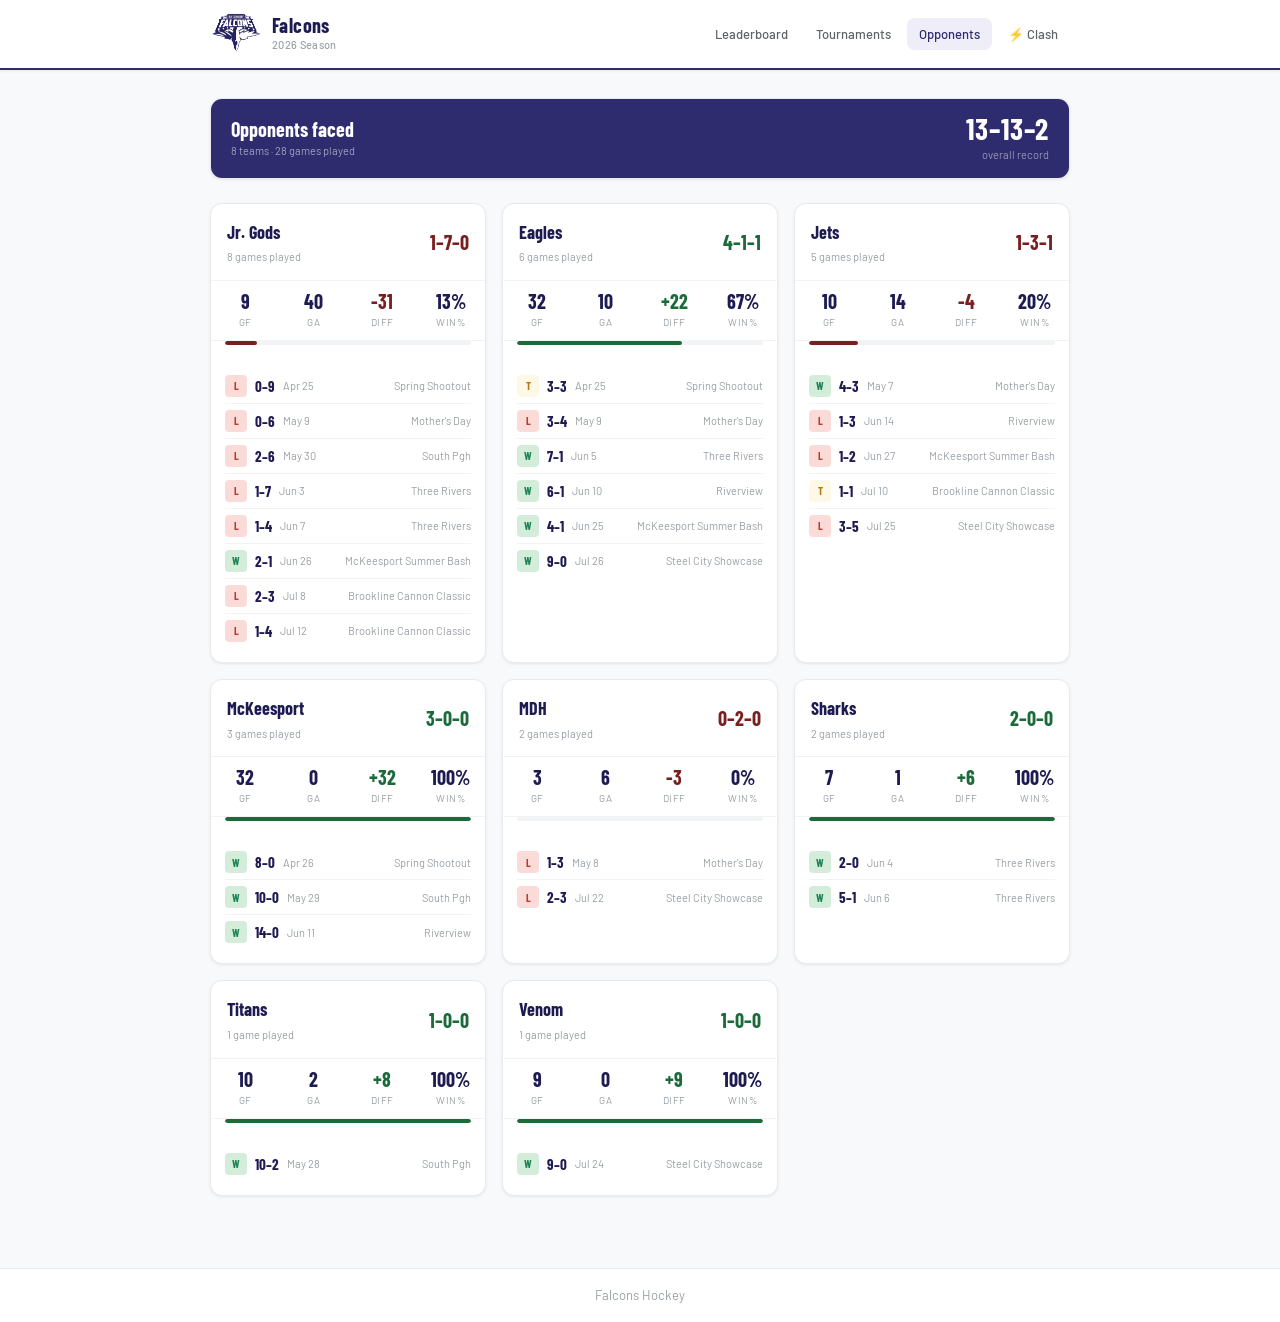
<file: opponents.html>
<!DOCTYPE html>
<html lang="en">
<head>
<meta charset="UTF-8">
<meta name="viewport" content="width=device-width, initial-scale=1.0">
<title>Falcons Hockey — Opponents</title>
<link rel="stylesheet" href="style.css">
<script data-goatcounter="https://kincaidmade.goatcounter.com/count" async src="//gc.zgo.at/count.js"></script>
</head>
<body>

<header class="site-header">
  <div class="header-inner">
    <div class="logo-block">
      <div class="logo-icon" aria-hidden="true">
        <img src="FalconsLogo.png" alt="Falcons logo" style="height:52px;width:52px;object-fit:contain;">
      </div>
      <div>
        <div class="team-name">Falcons</div>
        <div class="season-label" id="season-label">2026 Season</div>
      </div>
    </div>
    <nav class="site-nav">
      <a href="leaderboard.html" class="nav-link">Leaderboard</a>
      <a href="tournament.html" class="nav-link">Tournaments</a>
      <a href="opponents.html" class="nav-link active">Opponents</a>
      <a href="chipmunk-clash.html" class="nav-link">⚡ Clash</a>
    </nav>
  </div>
</header>

<main class="main-content">
  <div id="opponents-content"><p class="loading-cell">Loading…</p></div>
</main>

<footer class="site-footer">
  <span>Falcons Hockey</span>
</footer>

<script>
async function loadData() {
  try {
    const res = await fetch('data/stats.json');
    const data = await res.json();
    document.getElementById('season-label').textContent = (data.season || '') + ' Season';
    render(data);
  } catch(e) {
    document.getElementById('opponents-content').innerHTML =
      '<p class="loading-cell" style="color:#c0392b">Could not load stats.json.</p>';
  }
}

function render(data) {
  // Build opponent map
  const opponents = {};
  data.tournaments.forEach(t => {
    t.games.filter(g => !g.upcoming).forEach(g => {
      if (!opponents[g.opponent]) {
        opponents[g.opponent] = { name: g.opponent, w: 0, l: 0, tie: 0, gf: 0, ga: 0, games: [] };
      }
      const o = opponents[g.opponent];
      o.gf += g.falcons_score;
      o.ga += g.opponent_score;
      if (g.falcons_score > g.opponent_score) o.w++;
      else if (g.falcons_score < g.opponent_score) o.l++;
      else o.tie++;
      o.games.push({
        date: g.date,
        falcons_score: g.falcons_score,
        opponent_score: g.opponent_score,
        tournament: t.name,
        result: g.falcons_score > g.opponent_score ? 'W' : g.falcons_score < g.opponent_score ? 'L' : 'T'
      });
    });
  });

  // Sort: most games played first, then alphabetically
  const sorted = Object.values(opponents).sort((a, b) => {
    const ag = a.w + a.l + a.tie, bg = b.w + b.l + b.tie;
    return bg - ag || a.name.localeCompare(b.name);
  });

  const el = document.getElementById('opponents-content');

  // Overall summary
  let totalW = 0, totalL = 0, totalT = 0;
  sorted.forEach(o => { totalW += o.w; totalL += o.l; totalT += o.tie; });

  el.innerHTML = `
    <div class="sc-card" style="margin-bottom:24px">
      <div class="sc-header">
        <div class="sc-header-info">
          <div class="sc-team">Opponents faced</div>
          <div class="sc-season">${sorted.length} teams · ${totalW + totalL + totalT} games played</div>
        </div>
        <div class="sc-record-block">
          <div class="sc-record">${totalW}–${totalL}–${totalT}</div>
          <div class="sc-record-sub">overall record</div>
        </div>
      </div>
    </div>

    <div class="h2h-grid">
      ${sorted.map(o => opponentCard(o)).join('')}
    </div>
  `;
}

function opponentCard(o) {
  const total = o.w + o.l + o.tie;
  const winPct = total > 0 ? Math.round((o.w / total) * 100) : 0;
  const diff = o.gf - o.ga;
  const diffStr = diff > 0 ? '+' + diff : '' + diff;
  const diffColor = diff > 0 ? '#1B6B3A' : diff < 0 ? '#791F1F' : 'var(--gray-600)';

  const recordColor = o.w > o.l ? '#1B6B3A' : o.l > o.w ? '#791F1F' : 'var(--gray-600)';

  const gameRows = o.games.map(g => {
    const cls = g.result === 'W' ? 'result-w' : g.result === 'L' ? 'result-l' : 'result-t';
    return `<div class="h2h-game-row">
      <span class="result-badge ${cls}" style="width:22px;height:22px;font-size:11px;border-radius:4px;display:inline-flex;align-items:center;justify-content:center;flex-shrink:0">${g.result}</span>
      <span class="h2h-game-score">${g.falcons_score}–${g.opponent_score}${g.note === 'OT' ? '<span class="ot-badge">OT</span>' : ''}</span>
      <span class="game-date" style="font-size:11px;color:var(--gray-400)">${formatDate(g.date)}</span>
      <span class="h2h-game-tournament">${shortTournament(g.tournament)}</span>
    </div>`;
  }).join('');

  return `
  <div class="h2h-card">
    <div class="h2h-header">
      <div>
        <div class="h2h-opponent">${o.name}</div>
        <div style="font-size:11px;color:var(--gray-400);margin-top:2px">${total} game${total !== 1 ? 's' : ''} played</div>
      </div>
      <div class="h2h-record" style="color:${recordColor}">${o.w}–${o.l}–${o.tie}</div>
    </div>
    <div class="h2h-stats-row">
      <div class="h2h-stat">
        <div class="h2h-stat-val">${o.gf}</div>
        <div class="h2h-stat-label">GF</div>
      </div>
      <div class="h2h-stat">
        <div class="h2h-stat-val">${o.ga}</div>
        <div class="h2h-stat-label">GA</div>
      </div>
      <div class="h2h-stat">
        <div class="h2h-stat-val" style="color:${diffColor}">${diffStr}</div>
        <div class="h2h-stat-label">DIFF</div>
      </div>
      <div class="h2h-stat">
        <div class="h2h-stat-val">${winPct}%</div>
        <div class="h2h-stat-label">WIN%</div>
      </div>
    </div>
    <div class="h2h-win-bar">
      <div class="h2h-win-fill" style="width:${winPct}%;background:${recordColor}"></div>
    </div>
    <div class="h2h-games">${gameRows}</div>
  </div>`;
}

function shortTournament(name) {
  // Shorten long tournament names for the card
  return name
    .replace('Falcons Spring Shootout', 'Spring Shootout')
    .replace("Murrysville Mother's Day Mayhem", "Mother's Day")
    .replace('South Pittsburgh Faceoff', 'South Pgh')
    .replace('Team Pittsburgh Three Rivers Championship', 'Three Rivers')
    .replace('Riverview Hockey for Life', 'Riverview')
    .replace('Mckeesport Tournament', 'Mckeesport')
    .replace('Brookline Tournament', 'Brookline')
    .replace('Venom Tournament', 'Venom');
}

function formatDate(d) {
  if (!d) return '';
  const dt = new Date(d + 'T12:00:00');
  return dt.toLocaleDateString('en-US', { month: 'short', day: 'numeric' });
}

loadData();
</script>
</body>
</html>
</file>
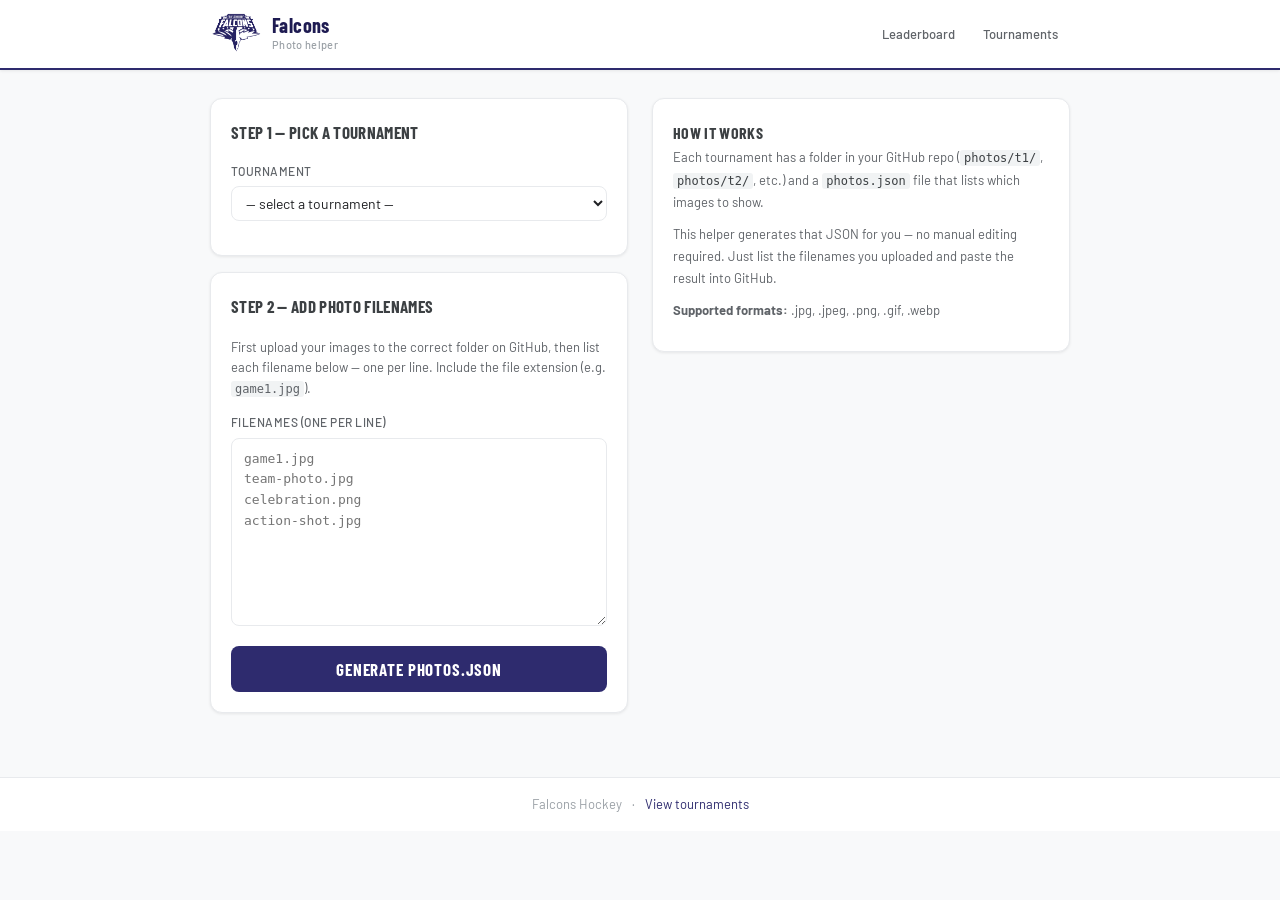
<file: photo-helper.html>
<!DOCTYPE html>
<html lang="en">
<head>
<meta charset="UTF-8">
<meta name="viewport" content="width=device-width, initial-scale=1.0">
<title>Falcons Hockey — Photo Helper</title>
<link rel="stylesheet" href="style.css">
</head>
<body>

<header class="site-header">
  <div class="header-inner">
    <div class="logo-block">
      <div class="logo-icon" aria-hidden="true">
        <img src="FalconsLogo.png" alt="Falcons logo" style="height:52px;width:52px;object-fit:contain;">
      </div>
      <div>
        <div class="team-name">Falcons</div>
        <div class="season-label">Photo helper</div>
      </div>
    </div>
    <nav class="site-nav">
      <a href="index.html" class="nav-link">Leaderboard</a>
      <a href="tournament.html" class="nav-link">Tournaments</a>
    </nav>
  </div>
</header>

<main class="main-content">

  <div class="ph-layout">

    <div class="ph-col">
      <div class="form-card">
        <h2 class="form-section-title">Step 1 — Pick a tournament</h2>
        <div class="form-row">
          <label class="form-label" for="t-select">Tournament</label>
          <select id="t-select" class="select-input" style="width:100%">
            <option value="">Loading…</option>
          </select>
        </div>
      </div>

      <div class="form-card">
        <h2 class="form-section-title">Step 2 — Add photo filenames</h2>
        <p style="font-size:13px;color:var(--gray-600);margin-bottom:14px;line-height:1.6;">
          First upload your images to the correct folder on GitHub, then list each filename below — one per line. Include the file extension (e.g. <code style="background:var(--gray-100);padding:1px 4px;border-radius:3px;font-size:12px">game1.jpg</code>).
        </p>
        <div class="form-row">
          <label class="form-label" for="filenames">Filenames (one per line)</label>
          <textarea id="filenames" class="ph-textarea" placeholder="game1.jpg&#10;team-photo.jpg&#10;celebration.png&#10;action-shot.jpg" rows="8"></textarea>
        </div>
        <button class="generate-btn" id="generate-btn">Generate photos.json</button>
      </div>
    </div>

    <div class="ph-col">
      <div class="ph-output-card" id="output-card" style="display:none">
        <div class="output-header">
          <h3 class="output-title">Your photos.json</h3>
          <button class="copy-btn" id="copy-btn">Copy</button>
        </div>

        <div class="output-instructions">
          <strong>How to add these photos:</strong>
          <ol>
            <li>Upload your image files to <code id="folder-path">photos/t1/</code> on GitHub.</li>
            <li>Copy the JSON below.</li>
            <li>Open <code id="json-path">photos/t1/photos.json</code> on GitHub.</li>
            <li>Click the ✏️ edit pencil, select all, paste, then click <strong>Commit changes</strong>.</li>
            <li>Photos appear on the tournament page within ~1 minute.</li>
          </ol>
        </div>

        <pre class="output-pre" id="output-pre"></pre>

        <div class="ph-preview" id="ph-preview"></div>
      </div>

      <div class="how-it-works-card">
        <h3 class="output-title">How it works</h3>
        <p>Each tournament has a folder in your GitHub repo (<code>photos/t1/</code>, <code>photos/t2/</code>, etc.) and a <code>photos.json</code> file that lists which images to show.</p>
        <p>This helper generates that JSON for you — no manual editing required. Just list the filenames you uploaded and paste the result into GitHub.</p>
        <p><strong>Supported formats:</strong> .jpg, .jpeg, .png, .gif, .webp</p>
      </div>
    </div>

  </div>

</main>

<footer class="site-footer">
  <span>Falcons Hockey</span>
  <span>·</span>
  <a href="tournament.html">View tournaments</a>
</footer>

<script>
let tournaments = [];

async function loadData() {
  try {
    const res = await fetch('data/stats.json');
    const data = await res.json();
    tournaments = data.tournaments;
    const sel = document.getElementById('t-select');
    sel.innerHTML = '<option value="">— select a tournament —</option>' +
      tournaments.map(t => `<option value="${t.id}">${t.name}</option>`).join('');
  } catch(e) {
    document.getElementById('t-select').innerHTML = '<option value="">Could not load stats.json</option>';
  }
}

document.getElementById('generate-btn').addEventListener('click', () => {
  const tid = document.getElementById('t-select').value;
  const raw = document.getElementById('filenames').value.trim();

  if (!tid) { alert('Please select a tournament.'); return; }
  if (!raw)  { alert('Please enter at least one filename.'); return; }

  const validExts = ['.jpg', '.jpeg', '.png', '.gif', '.webp'];
  const lines = raw.split('\n')
    .map(l => l.trim())
    .filter(l => l.length > 0);

  const valid   = lines.filter(l => validExts.some(e => l.toLowerCase().endsWith(e)));
  const invalid = lines.filter(l => !validExts.some(e => l.toLowerCase().endsWith(e)));

  if (invalid.length) {
    alert(`These filenames don't look like images and were skipped:\n${invalid.join('\n')}\n\nMake sure filenames end in .jpg, .png, etc.`);
  }

  if (!valid.length) return;

  const json = JSON.stringify(valid, null, 2);
  const folderPath = `photos/${tid}/`;
  const jsonPath   = `photos/${tid}/photos.json`;

  document.getElementById('folder-path').textContent = folderPath;
  document.getElementById('json-path').textContent   = jsonPath;
  document.getElementById('output-pre').textContent  = json;

  // Preview grid
  const preview = document.getElementById('ph-preview');
  preview.innerHTML = `
    <div class="ph-preview-label">${valid.length} photo${valid.length !== 1 ? 's' : ''} will appear in the grid</div>
    <div class="ph-preview-grid">
      ${valid.map(f => `
        <div class="ph-preview-cell">
          <div class="ph-preview-icon">🖼</div>
          <div class="ph-preview-name">${f}</div>
        </div>`).join('')}
    </div>`;

  document.getElementById('output-card').style.display = 'block';
  document.getElementById('output-card').scrollIntoView({ behavior: 'smooth', block: 'start' });
});

document.getElementById('copy-btn').addEventListener('click', () => {
  const text = document.getElementById('output-pre').textContent;
  navigator.clipboard.writeText(text).then(() => {
    const btn = document.getElementById('copy-btn');
    btn.textContent = 'Copied!';
    setTimeout(() => btn.textContent = 'Copy', 2000);
  });
});

loadData();
</script>
</body>
</html>
</file>
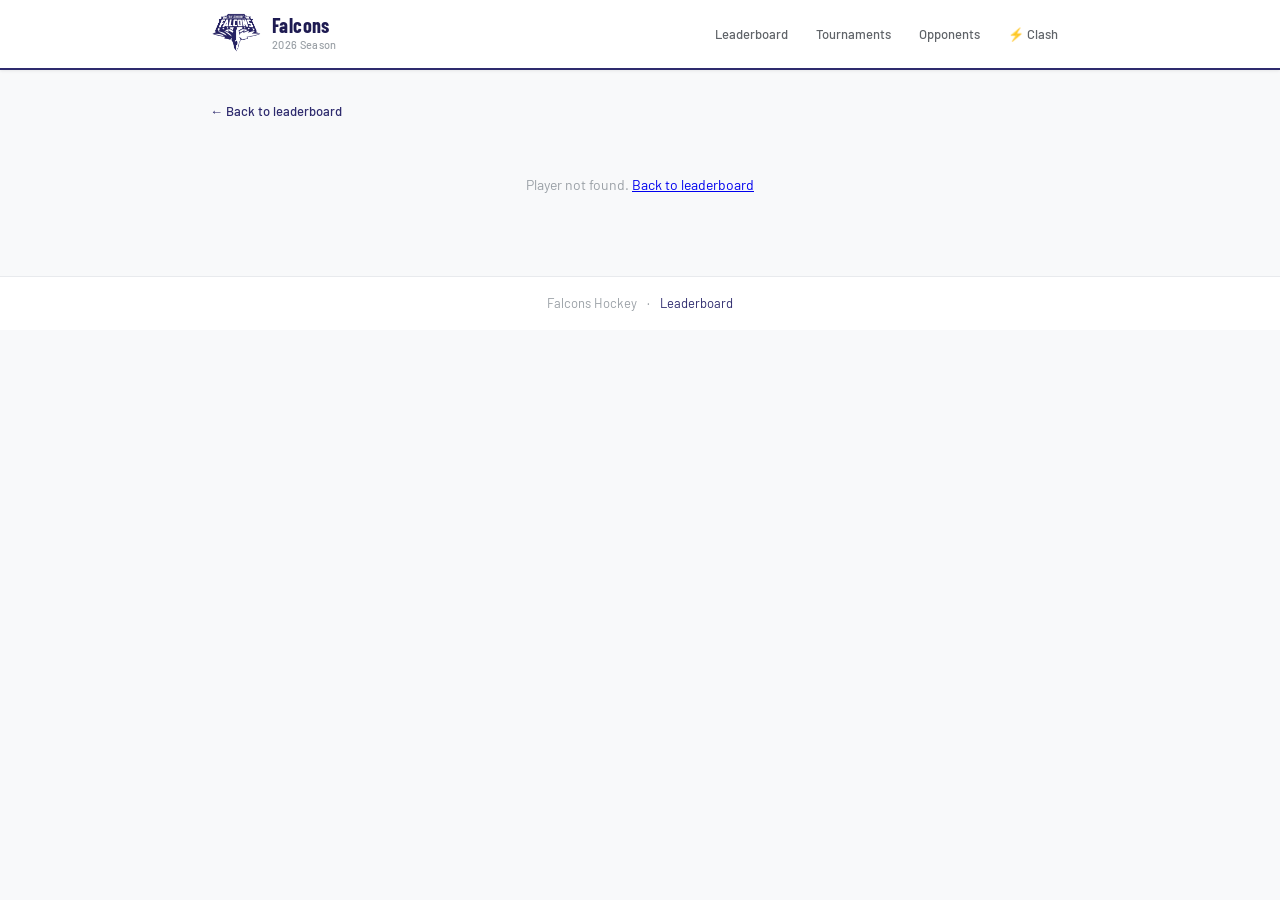
<file: player.html>
<!DOCTYPE html>
<html lang="en">
<head>
<meta charset="UTF-8">
<meta name="viewport" content="width=device-width, initial-scale=1.0">
<title>Falcons Hockey — Player Profile</title>
<link rel="stylesheet" href="style.css">
  <script data-goatcounter="https://kincaidmade.goatcounter.com/count" async src="//gc.zgo.at/count.js"></script>
</head>
<body>

<header class="site-header">
  <div class="header-inner">
    <div class="logo-block">
      <div class="logo-icon" aria-hidden="true">
        <img src="FalconsLogo.png" alt="Falcons logo" style="height:52px;width:52px;object-fit:contain;">
      </div>
      <div>
        <div class="team-name">Falcons</div>
        <div class="season-label" id="season-label">2026</div>
      </div>
    </div>
    <nav class="site-nav">
      <a href="leaderboard.html" class="nav-link">Leaderboard</a>
      <a href="tournament.html" class="nav-link">Tournaments</a>
      <a href="opponents.html" class="nav-link">Opponents</a>
      <a href="chipmunk-clash.html" class="nav-link">⚡ Clash</a>
    </nav>
  </div>
</header>

<main class="main-content">
  <a href="leaderboard.html" class="back-link">← Back to leaderboard</a>
  <div id="profile-content"><p class="loading-cell">Loading player…</p></div>
</main>

<footer class="site-footer">
  <span>Falcons Hockey</span>
  <span>·</span>
  <a href="leaderboard.html">Leaderboard</a>
</footer>

<script>
async function loadData() {
  const params = new URLSearchParams(window.location.search);
  const playerId = parseInt(params.get('id'));

  let data;
  try {
    const res = await fetch('data/stats.json');
    data = await res.json();
  } catch(e) {
    document.getElementById('profile-content').innerHTML =
      '<p class="loading-cell" style="color:#c0392b">Could not load stats.json.</p>';
    return;
  }

  document.getElementById('season-label').textContent = (data.season || '') + ' Season';

  const player = data.players.find(p => p.id === playerId);
  if (!player) {
    document.getElementById('profile-content').innerHTML =
      '<p class="loading-cell">Player not found. <a href="leaderboard.html">Back to leaderboard</a></p>';
    return;
  }

  // Build game-by-game log
  const gamelog = [];
  data.tournaments.forEach(t => {
    t.games.forEach(g => {
      const stat = g.stats.find(s => s.player_id === playerId);
      if (stat) {
        gamelog.push({
          date: g.date,
          opponent: g.opponent,
          falcons_score: g.falcons_score,
          opponent_score: g.opponent_score,
          tournament: t.name,
          goals: stat.goals || 0,
          assists: stat.assists || 0,
          ps_goals: stat.ps_goals || 0,
          pim: stat.pim || 0,
          shutout: stat.shutout || 0,
          points: (stat.goals || 0) + (stat.assists || 0)
        });
      }
    });
  });

  // Season totals
  const name  = player.name;
  const gp    = player.gp_override || 0;
  const goals = gamelog.reduce((s, g) => s + g.goals, 0);
  const assists = gamelog.reduce((s, g) => s + g.assists, 0);
  const points  = goals + assists;
  const ps_goals = gamelog.reduce((s, g) => s + g.ps_goals, 0);
  const pim      = gamelog.reduce((s, g) => s + g.pim, 0);
  const shutouts = gamelog.reduce((s, g) => s + (g.shutout || 0), 0);
  const gpg     = gp > 0 ? (goals / gp).toFixed(2) : '—';
  const apg     = gp > 0 ? (assists / gp).toFixed(2) : '—';
  const ppg     = gp > 0 ? (points / gp).toFixed(2) : '—';

  // Season rank
  const allTotals = data.players.map(p => {
    let g = 0, a = 0;
    data.tournaments.forEach(t => t.games.forEach(game => {
      const s = game.stats.find(s => s.player_id === p.id);
      if (s) { g += s.goals || 0; a += s.assists || 0; }
    }));
    return { id: p.id, pts: g + a };
  }).sort((a, b) => b.pts - a.pts);
  const rank = allTotals.findIndex(p => p.id === playerId) + 1;

  // Tournament breakdown
  const byTournament = {};
  data.tournaments.forEach(t => {
    let tg = 0, ta = 0, tps = 0, tpim = 0, tgames = 0;
    t.games.forEach(g => {
      const s = g.stats.find(s => s.player_id === playerId);
      if (s) {
        tgames++;
        tg   += s.goals    || 0;
        ta   += s.assists  || 0;
        tps  += s.ps_goals || 0;
        tpim += s.pim      || 0;
      }
    });
    if (tgames > 0 || t.games.length > 0) {
      byTournament[t.id] = { name: t.name, gp: tgames, goals: tg, assists: ta, ps_goals: tps, pim: tpim, points: tg + ta };
    }
  });

  const gamelogRows = gamelog.map(g => {
    const result = g.falcons_score > g.opponent_score ? 'W' :
                   g.falcons_score < g.opponent_score ? 'L' : 'T';
    const cls = result === 'W' ? 'result-w' : result === 'L' ? 'result-l' : 'result-t';
    return `<tr>
      <td>${formatDate(g.date)}</td>
      <td><span class="result-badge ${cls}" style="display:inline-flex;width:22px;height:22px;font-size:12px;border-radius:4px">${result}</span></td>
      <td class="col-player" style="text-align:left">vs ${g.opponent}</td>
      <td class="col-stat">${g.goals}</td>
      <td class="col-stat">${g.assists}</td>
      <td class="col-stat col-pts">${g.points}</td>
      <td class="col-stat">${g.ps_goals}</td>
      <td class="col-stat">${g.pim}</td>
      <td style="font-size:12px;color:var(--gray-400);white-space:nowrap">${g.tournament}</td>
    </tr>`;
  }).join('');

  const tournamentRows = Object.values(byTournament).map(t => `
    <tr>
      <td class="col-player" style="text-align:left;font-weight:500">${t.name}</td>
      <td class="col-stat">${t.gp}</td>
      <td class="col-stat">${t.goals}</td>
      <td class="col-stat">${t.assists}</td>
      <td class="col-stat col-pts">${t.points}</td>
      <td class="col-stat">${t.ps_goals}</td>
      <td class="col-stat">${t.pim}</td>
    </tr>`).join('');

  document.title = `${player.name} — Falcons Hockey`;

  document.getElementById('profile-content').innerHTML = `

    <div class="profile-hero">
      <div class="profile-jersey">
        <div class="jersey-number">${player.number}</div>
        <div class="jersey-label">FALCONS</div>
      </div>
      <div class="profile-info">
        <div class="profile-name">${player.name}</div>
        <div class="profile-meta">
          <span class="pos-badge pos-${player.position}" style="font-size:13px;padding:3px 10px">${player.position}</span>
          <span class="profile-rank">Season rank: <strong>#${rank}</strong></span>
        </div>
        <div class="profile-stat-pills">
          <div class="stat-pill">
            <div class="stat-pill-val">${gp}</div>
            <div class="stat-pill-label">GP</div>
          </div>
          <div class="stat-pill stat-pill-blue">
            <div class="stat-pill-val">${goals}</div>
            <div class="stat-pill-label">G</div>
          </div>
          <div class="stat-pill stat-pill-blue">
            <div class="stat-pill-val">${assists}</div>
            <div class="stat-pill-label">A</div>
          </div>
          <div class="stat-pill stat-pill-dark">
            <div class="stat-pill-val">${points}</div>
            <div class="stat-pill-label">PTS</div>
          </div>
          ${ps_goals > 0 ? `<div class="stat-pill"><div class="stat-pill-val">${ps_goals}</div><div class="stat-pill-label">PS</div></div>` : ''}
          ${shutouts > 0 ? `<div class="stat-pill"><div class="stat-pill-val">${shutouts}</div><div class="stat-pill-label">SO</div></div>` : ''}
        </div>
        <div class="profile-rates">
          <span>${gpg} G/GP</span>
          <span>${apg} A/GP</span>
          <span>${ppg} PTS/GP</span>
        </div>
        <button class="share-btn" id="share-btn" onclick="generateShareCard()">🏒 Download hockey card</button>
      </div>
    </div>

    <!-- Live hockey card preview -->
    <h2 class="section-title" style="margin-top:28px">Hockey card</h2>
    <div class="hc-preview-wrap">
      <canvas id="hc-preview-canvas" class="hc-preview-canvas"></canvas>
      <div class="hc-preview-hint">Click the card or use the button above to download</div>
    </div>

    <!-- Hidden full-res download canvas -->
    <canvas id="share-canvas" style="display:none"></canvas>

    <h2 class="section-title" style="margin-top:28px">By tournament</h2>
    <div class="table-wrap">
      <table class="stats-table">
        <thead>
          <tr>
            <th class="col-player" style="text-align:left">Tournament</th>
            <th class="col-stat">GP</th>
            <th class="col-stat">G</th>
            <th class="col-stat">A</th>
            <th class="col-stat">PTS</th>
            <th class="col-stat">PS</th>
            <th class="col-stat">PIM</th>
          </tr>
        </thead>
        <tbody>${tournamentRows}</tbody>
      </table>
    </div>

    <h2 class="section-title" style="margin-top:28px">Game log</h2>
    ${gamelog.length === 0
      ? '<p class="no-games">No games logged yet.</p>'
      : `<div class="table-wrap">
          <table class="stats-table">
            <thead>
              <tr>
                <th style="text-align:left;padding-left:12px">Date</th>
                <th></th>
                <th class="col-player" style="text-align:left">Opponent</th>
                <th class="col-stat">G</th>
                <th class="col-stat">A</th>
                <th class="col-stat">PTS</th>
                <th class="col-stat">PS</th>
                <th class="col-stat">PIM</th>
                <th style="text-align:left">Tournament</th>
              </tr>
            </thead>
            <tbody>${gamelogRows}</tbody>
          </table>
        </div>`
    }
  `;

  // Render hockey card preview
  renderHockeyCardPreview({ name, number: player.number, position: player.position,
    rank, gp, goals, assists, points, ps_goals, pim, gpg, apg, ppg,
    season: data.season || '2026' });
}

function formatDate(d) {
  if (!d) return '';
  const dt = new Date(d + 'T12:00:00');
  return dt.toLocaleDateString('en-US', { month: 'short', day: 'numeric' });
}

let _cardData = null;

function generateShareCard() {
  if (!_cardData) return;
  const logo = new Image();
  logo.crossOrigin = 'anonymous';
  logo.src = 'FalconsLogo.png';
  logo.onload  = () => drawCard(_cardData, logo, 'download');
  logo.onerror = () => drawCard(_cardData, null, 'download');
}

function renderHockeyCardPreview(cardData) {
  _cardData = cardData;
  const logo = new Image();
  logo.crossOrigin = 'anonymous';
  logo.src = 'FalconsLogo.png';
  logo.onload  = () => drawCard(cardData, logo, 'preview');
  logo.onerror = () => drawCard(cardData, null, 'preview');
}

function drawCard(cardData, logo, mode) {
  const CW = 500, CH = 700, SCALE = 3;
  const RW = CW * SCALE, RH = CH * SCALE;
  const isPreview = mode === 'preview';
  const canvas = isPreview
    ? document.getElementById('hc-preview-canvas')
    : document.getElementById('share-canvas');
  if (!canvas) return;
  canvas.width = RW; canvas.height = RH;
  if (isPreview) { canvas.style.width = CW + 'px'; canvas.style.height = CH + 'px'; }
  const ctx = canvas.getContext('2d');
  ctx.scale(SCALE, SCALE);

  const { name, number, position, rank, gp, goals, assists, points, ps_goals, gpg, apg, ppg, season } = cardData;

  // Background
  const bg = ctx.createLinearGradient(0, 0, CW, CH);
  bg.addColorStop(0, '#12104A'); bg.addColorStop(0.5, '#1E1B52'); bg.addColorStop(1, '#2E2B6E');
  ctx.fillStyle = bg; rrFill(ctx, 0, 0, CW, CH, 16);

  // Top accent stripe
  const stripe = ctx.createLinearGradient(0, 0, CW, 0);
  stripe.addColorStop(0, '#4A46A0'); stripe.addColorStop(1, '#2E2B6E');
  ctx.fillStyle = stripe; rrFill(ctx, 0, 0, CW, 8, 0);

  // Diagonal lines watermark
  ctx.save(); ctx.globalAlpha = 0.04; ctx.strokeStyle = '#fff'; ctx.lineWidth = 1;
  for (let i = -CH; i < CW + CH; i += 28) { ctx.beginPath(); ctx.moveTo(i,0); ctx.lineTo(i+CH,CH); ctx.stroke(); }
  ctx.restore();

  // Large number watermark
  ctx.save(); ctx.globalAlpha = 0.05; ctx.fillStyle = '#fff';
  ctx.font = 'bold ' + Math.round(CW*0.75) + 'px Arial Narrow, sans-serif';
  ctx.textAlign = 'center'; ctx.fillText('#'+number, CW/2, CH*0.58); ctx.restore();

  // Logo — centered top
  const logoSize = 140, logoX = (CW-logoSize)/2, logoY = 28;
  if (logo) { ctx.save(); ctx.globalAlpha = 0.92; ctx.drawImage(logo, logoX, logoY, logoSize, logoSize); ctx.restore(); }

  // Banner
  ctx.fillStyle = 'rgba(255,255,255,0.12)'; rrFill(ctx, 30, logoY+logoSize+10, CW-60, 22, 4);
  ctx.fillStyle = 'rgba(255,255,255,0.5)'; ctx.font = '500 11px Arial, sans-serif'; ctx.textAlign = 'center';
  ctx.fillText("BILL'S DEK HOCKEY  ·  FALCONS  ·  "+season, CW/2, logoY+logoSize+25);

  // Large number watermark
  ctx.save(); ctx.globalAlpha = 0.05; ctx.fillStyle = '#fff';
  ctx.font = 'bold ' + Math.round(CW*0.75) + 'px Arial Narrow, sans-serif';
  ctx.textAlign = 'center'; ctx.fillText('#'+number, CW/2, CH*0.58); ctx.restore();

  // Jersey number badge
  const numY = logoY+logoSize+46;
  ctx.fillStyle = 'rgba(255,255,255,0.1)'; rrFill(ctx, CW/2-36, numY, 72, 36, 8);
  ctx.strokeStyle = 'rgba(255,255,255,0.2)'; ctx.lineWidth = 1; rrStroke(ctx, CW/2-36, numY, 72, 36, 8);
  ctx.fillStyle = 'white'; ctx.font = 'bold 22px Arial Narrow, sans-serif'; ctx.textAlign = 'center';
  ctx.fillText('#'+number, CW/2, numY+24);

  // Position pill
  const pillY = numY+46;
  const posLabel = position==='F'?'FORWARD':position==='D'?'DEFENSE':position==='G'?'GOALIE':position;
  const pillText = posLabel+'  ·  RANK #'+rank;
  ctx.font = '500 11px Arial, sans-serif';
  const pillW = ctx.measureText(pillText).width+28;
  ctx.fillStyle = 'rgba(255,255,255,0.12)'; rrFill(ctx, (CW-pillW)/2, pillY, pillW, 22, 11);
  ctx.fillStyle = 'rgba(255,255,255,0.6)';
  ctx.fillText(pillText, CW/2, pillY+15);

  // Divider
  const divY = pillY+36;
  ctx.strokeStyle = 'rgba(255,255,255,0.12)'; ctx.lineWidth = 1;
  ctx.beginPath(); ctx.moveTo(30,divY); ctx.lineTo(CW-30,divY); ctx.stroke();

  // Stat grid
  const statList = [{label:'GP',val:gp},{label:'G',val:goals},{label:'A',val:assists},{label:'PTS',val:points},{label:'PS',val:ps_goals}];
  const cols=5, cellW=(CW-60)/cols, cellH=72, gridX=30, gridY=divY+12;
  statList.forEach((s,i) => {
    const cx = gridX+i*cellW+cellW/2;
    const hi = s.label==='PTS';
    ctx.fillStyle = hi?'rgba(255,255,255,0.14)':'rgba(255,255,255,0.06)';
    rrFill(ctx, gridX+i*cellW+3, gridY, cellW-6, cellH, 8);
    if (hi) { ctx.strokeStyle='rgba(255,255,255,0.25)'; ctx.lineWidth=1; rrStroke(ctx, gridX+i*cellW+3, gridY, cellW-6, cellH, 8); }
    ctx.fillStyle = hi?'#fff':'rgba(255,255,255,0.9)';
    ctx.font = 'bold ' + (s.val>=10?28:32) + 'px Arial Narrow, sans-serif'; ctx.textAlign='center';
    ctx.fillText(String(s.val), cx, gridY+44);
    ctx.fillStyle='rgba(255,255,255,0.4)'; ctx.font='500 10px Arial, sans-serif';
    ctx.fillText(s.label, cx, gridY+62);
  });

  // Per-game rates
  const rateY = gridY+cellH+14;
  ctx.fillStyle='rgba(255,255,255,0.08)'; rrFill(ctx, 30, rateY, CW-60, 28, 6);
  [{r:gpg+' G/GP',i:0},{r:apg+' A/GP',i:1},{r:ppg+' PTS/GP',i:2}].forEach(({r,i}) => {
    const rx = 30+((CW-60)/3)*i+(CW-60)/6;
    ctx.fillStyle='rgba(255,255,255,0.4)'; ctx.font='400 11px Arial, sans-serif'; ctx.textAlign='center';
    ctx.fillText(r, rx, rateY+18);
  });

  // Bottom accent bar — drawn BEFORE name so name sits on top
  ctx.fillStyle='rgba(0,0,0,0.55)'; rrFill(ctx, 0, CH-90, CW, 90, 0);
  ctx.fillStyle='rgba(255,255,255,0.06)'; rrFill(ctx, 0, CH-6, CW, 6, 0);

  // ── Player name — drawn last, guaranteed on top ──
  ctx.fillStyle = '#ffffff';
  ctx.shadowColor = 'rgba(0,0,0,0.9)';
  ctx.shadowBlur = 8;
  ctx.letterSpacing = '4px';
  const nameFontSize = name.length > 16 ? 28 : name.length > 12 ? 33 : 38;
  ctx.font = '800 ' + nameFontSize + 'px Impact, Arial Narrow, sans-serif';
  ctx.textAlign = 'center';
  ctx.fillText(name.toUpperCase(), CW / 2, CH - 46);
  ctx.shadowBlur = 0; ctx.shadowColor = 'transparent';

  if (!isPreview) {
    const link = document.createElement('a');
    link.download = name.replace(/\s+/g,'-')+'-falcons-card.png';
    link.href = canvas.toDataURL('image/png'); link.click();
    burstConfetti(document.getElementById('share-btn'));
  }
  if (isPreview) { canvas.style.cursor='pointer'; canvas.onclick = generateShareCard; }
}

function rrFill(ctx,x,y,w,h,r) {
  ctx.beginPath(); ctx.moveTo(x+r,y);
  ctx.lineTo(x+w-r,y); ctx.quadraticCurveTo(x+w,y,x+w,y+r);
  ctx.lineTo(x+w,y+h-r); ctx.quadraticCurveTo(x+w,y+h,x+w-r,y+h);
  ctx.lineTo(x+r,y+h); ctx.quadraticCurveTo(x,y+h,x,y+h-r);
  ctx.lineTo(x,y+r); ctx.quadraticCurveTo(x,y,x+r,y);
  ctx.closePath(); ctx.fill();
}
function rrStroke(ctx,x,y,w,h,r) {
  ctx.beginPath(); ctx.moveTo(x+r,y);
  ctx.lineTo(x+w-r,y); ctx.quadraticCurveTo(x+w,y,x+w,y+r);
  ctx.lineTo(x+w,y+h-r); ctx.quadraticCurveTo(x+w,y+h,x+w-r,y+h);
  ctx.lineTo(x+r,y+h); ctx.quadraticCurveTo(x,y+h,x,y+h-r);
  ctx.lineTo(x,y+r); ctx.quadraticCurveTo(x,y,x+r,y);
  ctx.closePath(); ctx.stroke();
}

function burstConfetti(anchor) {
  const colors = ['#2E2B6E','#ffffff','#A9DFBF','#F9E79F','#AED6F1'];
  const rect = anchor.getBoundingClientRect();
  const cx = rect.left + rect.width / 2;
  const cy = rect.top + rect.height / 2;
  for (let i = 0; i < 36; i++) {
    const el = document.createElement('div');
    el.style.cssText = `position:fixed;width:8px;height:8px;border-radius:${Math.random()>0.5?'50%':'2px'};
      background:${colors[Math.floor(Math.random()*colors.length)]};
      left:${cx}px;top:${cy}px;pointer-events:none;z-index:9999;`;
    document.body.appendChild(el);
    const angle = (Math.random() * 360) * Math.PI / 180;
    const dist  = 60 + Math.random() * 120;
    const tx = Math.cos(angle) * dist;
    const ty = Math.sin(angle) * dist;
    el.animate([
      { transform: 'translate(-50%,-50%) scale(1)', opacity: 1 },
      { transform: `translate(calc(-50% + ${tx}px), calc(-50% + ${ty}px)) scale(0) rotate(${Math.random()*360}deg)`, opacity: 0 }
    ], { duration: 700 + Math.random() * 400, easing: 'cubic-bezier(0,0,0.2,1)', fill: 'forwards' })
      .onfinish = () => el.remove();
  }
}

loadData();
</script>
</body>
</html>
</file>
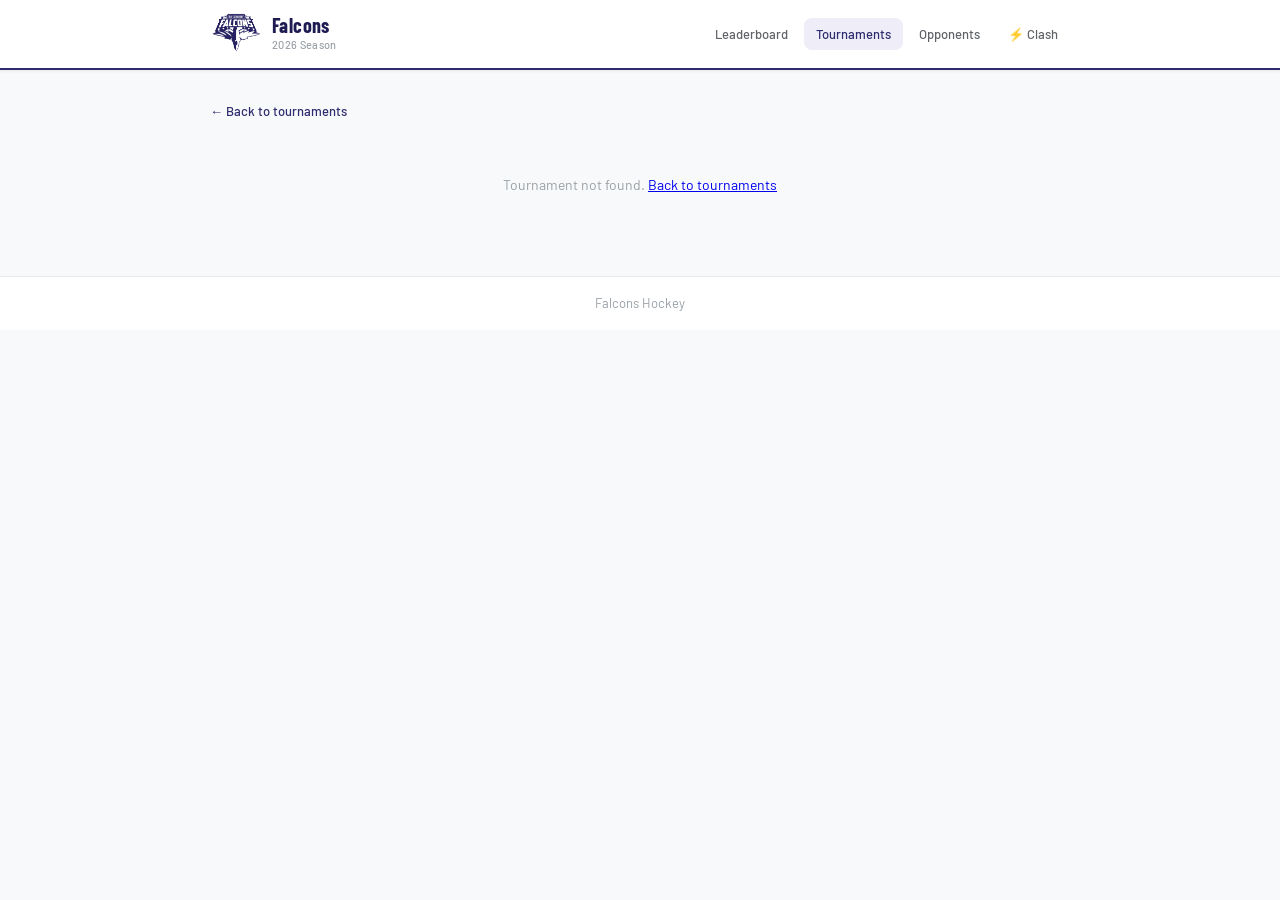
<file: tournament-detail.html>
<!DOCTYPE html>
<html lang="en">
<head>
<meta charset="UTF-8">
<meta name="viewport" content="width=device-width, initial-scale=1.0">
<title>Falcons Hockey — Tournament</title>
<link rel="stylesheet" href="style.css">
  <script data-goatcounter="https://kincaidmade.goatcounter.com/count" async src="//gc.zgo.at/count.js"></script>
</head>
<body>

<header class="site-header">
  <div class="header-inner">
    <div class="logo-block">
      <div class="logo-icon" aria-hidden="true">
        <img src="FalconsLogo.png" alt="Falcons logo" style="height:52px;width:52px;object-fit:contain;">
      </div>
      <div>
        <div class="team-name">Falcons</div>
        <div class="season-label" id="season-label">2026</div>
      </div>
    </div>
    <nav class="site-nav">
      <a href="leaderboard.html" class="nav-link">Leaderboard</a>
      <a href="tournament.html" class="nav-link active">Tournaments</a>
      <a href="opponents.html" class="nav-link">Opponents</a>
      <a href="chipmunk-clash.html" class="nav-link">⚡ Clash</a>
    </nav>
  </div>
</header>

<main class="main-content">
  <a href="tournament.html" class="back-link">← Back to tournaments</a>
  <div id="detail-content"><p class="loading-cell">Loading tournament…</p></div>
</main>

<footer class="site-footer">
  <span>Falcons Hockey</span>
</footer>

<script>
async function loadData() {
  const params = new URLSearchParams(window.location.search);
  const tid = params.get('t');

  let data;
  try {
    const res = await fetch('data/stats.json');
    data = await res.json();
  } catch(e) {
    document.getElementById('detail-content').innerHTML =
      '<p class="loading-cell" style="color:#c0392b">Could not load stats.json.</p>';
    return;
  }

  document.getElementById('season-label').textContent = (data.season || '') + ' Season';

  const t = data.tournaments.find(t => t.id === tid);
  if (!t) {
    document.getElementById('detail-content').innerHTML =
      '<p class="loading-cell">Tournament not found. <a href="tournament.html">Back to tournaments</a></p>';
    return;
  }

  document.title = `${t.name} — Falcons Hockey`;

  let w = 0, l = 0, tie = 0, gf = 0, ga = 0;
  t.games.filter(g => !g.upcoming).forEach(g => {
    gf += g.falcons_score; ga += g.opponent_score;
    if (g.falcons_score > g.opponent_score) w++;
    else if (g.falcons_score < g.opponent_score) l++;
    else tie++;
  });

  const playerMap = {};
  data.players.forEach(p => {
    playerMap[p.id] = { ...p, gp: 0, goals: 0, assists: 0, ps_goals: 0, pim: 0, shutouts: 0 };
  });
  t.games.filter(g => !g.upcoming).forEach(g => {
    if (!g.stats || g.stats.length === 0) return;
    g.stats.forEach(s => {
      if (!playerMap[s.player_id]) return;
      playerMap[s.player_id].gp++;
      playerMap[s.player_id].goals    += s.goals    || 0;
      playerMap[s.player_id].assists  += s.assists  || 0;
      playerMap[s.player_id].ps_goals += s.ps_goals || 0;
      playerMap[s.player_id].pim      += s.pim      || 0;
      playerMap[s.player_id].shutouts += s.shutout  || 0;
    });
  });
  const players = Object.values(playerMap)
    .map(p => ({ ...p, points: p.goals + p.assists }))
    .sort((a, b) => b.points - a.points || b.goals - a.goals);

  const resultBadge = t.result
    ? `<span class="tournament-result-badge ${t.result.toLowerCase().includes('champion') ? 'badge-champion' : 'badge-finalist'}">${t.result}</span>`
    : '';

  const isUpcoming = t.games.filter(g => g.stats && g.stats.length > 0).length === 0;

  const gameRows = t.games.map(g => {
    if (g.upcoming) {
      return `<div class="game-card" style="opacity:0.6">
        <span class="result-badge" style="background:var(--gray-100);color:var(--gray-400);width:28px;height:28px;display:flex;align-items:center;justify-content:center;border-radius:6px;font-size:11px;font-weight:700">TBD</span>
        <div class="game-info">
          <span class="game-opponent">vs ${g.opponent}</span>
          <span style="font-size:12px;color:var(--gray-400)">Upcoming</span>
        </div>
        <span class="game-date">${formatDate(g.date)}</span>
      </div>`;
    }
    const result = g.falcons_score > g.opponent_score ? 'W' :
                   g.falcons_score < g.opponent_score ? 'L' : 'T';
    const cls = result === 'W' ? 'result-w' : result === 'L' ? 'result-l' : 'result-t';
    return `<div class="game-card">
      <span class="result-badge ${cls}">${result}</span>
      <div class="game-info">
        <span class="game-opponent">vs ${g.opponent}</span>
        <span class="game-score">${g.falcons_score}–${g.opponent_score}${g.note === 'OT' ? '<span class="ot-badge">OT</span>' : ''}</span>
      </div>
      <span class="game-date">${formatDate(g.date)}</span>
    </div>`;
  }).join('');

  const playerRows = players.map((p, i) => `
    <tr>
      <td class="col-rank">${i + 1}</td>
      <td class="col-player">
        <span class="player-num">#${p.number}</span>
        <a class="player-name player-link" href="player.html?id=${p.id}">${p.name}</a>
      </td>
      <td class="col-pos"><span class="pos-badge pos-${p.position}">${p.position}</span></td>
      <td class="col-stat">${p.gp}</td>
      <td class="col-stat">${p.goals}</td>
      <td class="col-stat">${p.assists}</td>
      <td class="col-stat col-pts">${p.points}</td>
      <td class="col-stat">${p.ps_goals}</td>
      <td class="col-stat">${p.shutouts || 0}</td>
    </tr>`).join('');

  const sheetLinks = {
    't4': 'https://docs.google.com/spreadsheets/d/1GzpMbI44aZDjzLrjmgq_0NgYSCtY-n1qy6zwY5zNt88/edit?usp=drivesdk',
    't5': 'https://docs.google.com/spreadsheets/d/1--2osCJk6fPt_0tyUegEgLT8xKgLI72zfMDeRpI5GCw/edit',
    't6': 'https://docs.google.com/spreadsheets/d/1SASt4rEtCsaRzJWs39PfaMu_ulOqE_Dy/edit?rtpof=true&gid=850166210#gid=850166210',
    't7': 'https://docs.google.com/spreadsheets/d/1en-0Csv78X78DL1_s6Tseqmx3dws6RdoGlGTB6vGQ3U/edit?gid=739102748#gid=739102748',
  };
  const sheetLink = sheetLinks[t.id]
    ? `<a href="${sheetLinks[t.id]}" target="_blank" class="sheet-link-btn">📊 View Tournament Schedule</a>`
    : '';

  document.getElementById('detail-content').innerHTML = `

    <div class="td-hero">
      <div class="td-hero-info">
        <div class="td-title-row">
          <h1 class="td-name">${t.name}</h1>
          ${resultBadge}
        </div>
        <div class="td-meta">${formatDate(t.date)}${t.location ? ' · ' + t.location : ''}</div>
        ${sheetLink}
      </div>
      ${!isUpcoming ? `
      <div class="td-record-block">
        <div class="td-record">${w}–${l}–${tie}</div>
        <div class="td-record-sub">GF ${gf} · GA ${ga}</div>
      </div>` : `
      <div class="td-upcoming-badge">Upcoming</div>`}
    </div>

    ${!isUpcoming ? `
    <h2 class="section-title">Games</h2>
    <div class="game-log-mini">${gameRows}</div>

    <h2 class="section-title" style="margin-top:28px">Player stats</h2>
    <div class="table-wrap">
      <table class="stats-table">
        <thead>
          <tr>
            <th class="col-rank">#</th>
            <th class="col-player">Player</th>
            <th class="col-pos">Pos</th>
            <th class="col-stat">GP</th>
            <th class="col-stat">G</th>
            <th class="col-stat">A</th>
            <th class="col-stat">PTS</th>
            <th class="col-stat">PS</th>
            <th class="col-stat">SO</th>
          </tr>
        </thead>
        <tbody>${playerRows}</tbody>
      </table>
    </div>` : `
    <div class="upcoming-card">
      <div class="upcoming-icon">🗓</div>
      <div class="upcoming-text">This tournament hasn't been played yet. Stats will appear here once games are logged.</div>
    </div>`}
  `;
}

function formatDate(d) {
  if (!d) return '';
  const dt = new Date(d + 'T12:00:00');
  return dt.toLocaleDateString('en-US', { month: 'short', day: 'numeric', year: 'numeric' });
}

loadData();
</script>
</body>
</html>
</file>
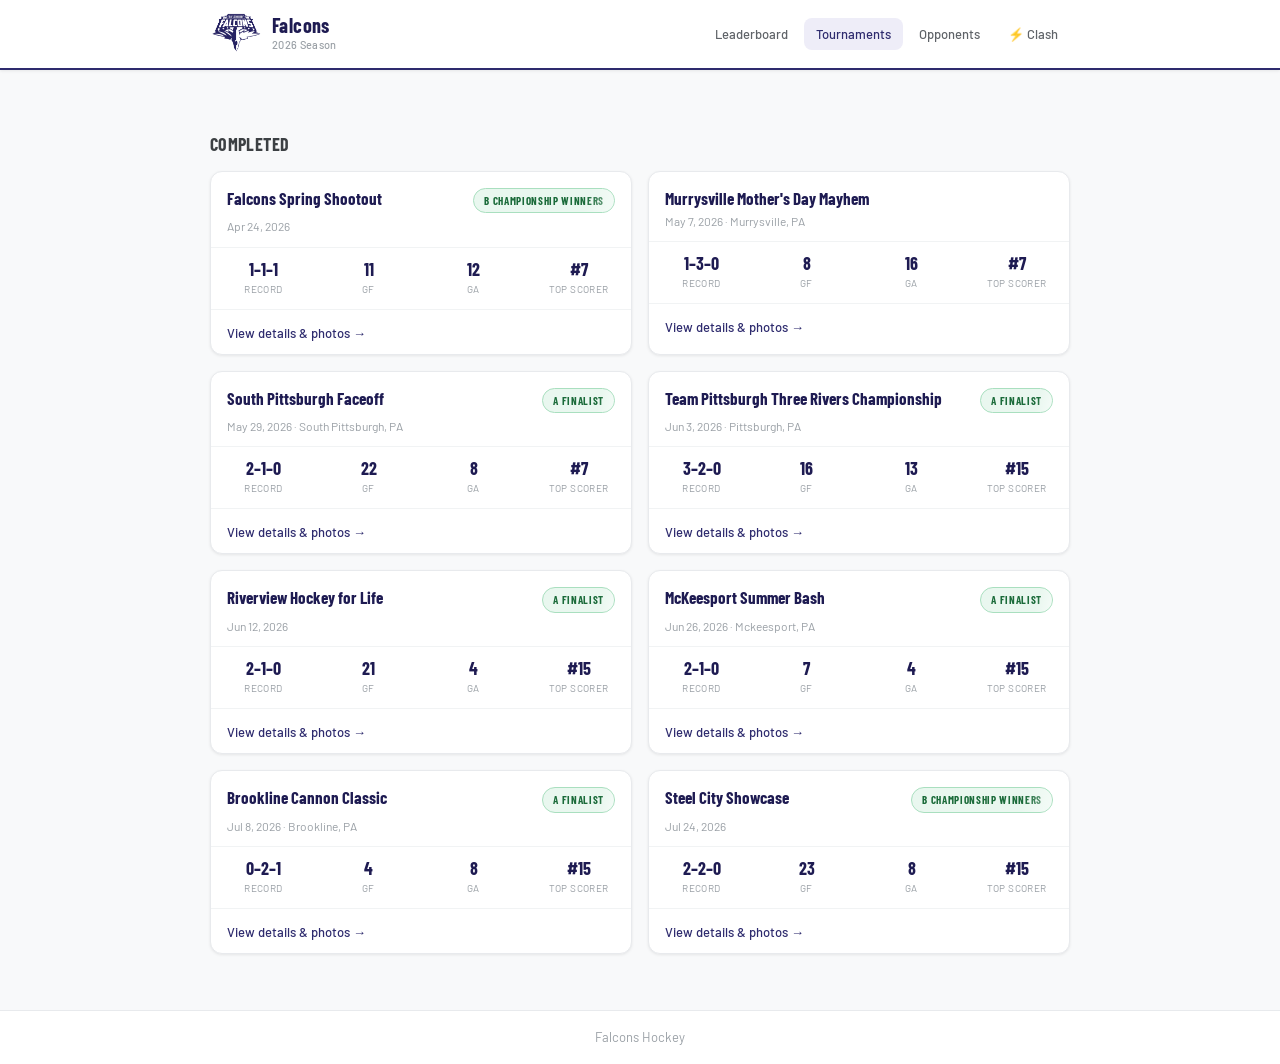
<file: tournament.html>
<!DOCTYPE html>
<html lang="en">
<head>
<meta charset="UTF-8">
<meta name="viewport" content="width=device-width, initial-scale=1.0">
<title>Falcons Hockey — Tournaments</title>
<link rel="stylesheet" href="style.css">
  <script data-goatcounter="https://kincaidmade.goatcounter.com/count" async src="//gc.zgo.at/count.js"></script>
</head>
<body>

<header class="site-header">
  <div class="header-inner">
    <div class="logo-block">
      <div class="logo-icon" aria-hidden="true">
        <img src="FalconsLogo.png" alt="Falcons logo" style="height:52px;width:52px;object-fit:contain;">
      </div>
      <div>
        <div class="team-name">Falcons</div>
        <div class="season-label" id="season-label">2026</div>
      </div>
    </div>
    <nav class="site-nav">
      <a href="leaderboard.html" class="nav-link">Leaderboard</a>
      <a href="tournament.html" class="nav-link active">Tournaments</a>
      <a href="opponents.html" class="nav-link">Opponents</a>
      <a href="chipmunk-clash.html" class="nav-link">⚡ Clash</a>
    </nav>
  </div>
</header>

<main class="main-content">
  <div id="tournaments-container">
    <p class="loading-cell">Loading tournaments…</p>
  </div>
</main>

<footer class="site-footer">
  <span>Falcons Hockey</span>
</footer>

<script>
async function loadData() {
  try {
    const res = await fetch('data/stats.json');
    const data = await res.json();
    document.getElementById('season-label').textContent = (data.season || '') + ' Season';
    renderTournaments(data);
  } catch(e) {
    document.getElementById('tournaments-container').innerHTML =
      '<p class="loading-cell" style="color:#c0392b">Could not load stats.json.</p>';
  }
}

function renderTournaments(data) {
  const el = document.getElementById('tournaments-container');
  if (!data.tournaments.length) {
    el.innerHTML = '<p class="no-games">No tournaments yet.</p>';
    return;
  }

  const played   = data.tournaments.filter(t => t.games.filter(g => !g.upcoming).length > 0);
  const upcoming = data.tournaments.filter(t => t.games.filter(g => !g.upcoming).length === 0);

  let html = '';

  if (played.length) {
    html += `<h2 class="section-title">Completed</h2>
    <div class="tournament-card-grid">
      ${played.map(t => tournamentCard(t, data)).join('')}
    </div>`;
  }

  if (upcoming.length) {
    html += `<h2 class="section-title" style="margin-top:32px">Upcoming</h2>
    <div class="tournament-card-grid">
      ${upcoming.map(t => tournamentCard(t, data)).join('')}
    </div>`;
  }

  el.innerHTML = html;
}

function tournamentCard(t, data) {
  let w = 0, l = 0, tie = 0, gf = 0, ga = 0, totalPts = 0;
  t.games.filter(g => !g.upcoming).forEach(g => {
    gf += g.falcons_score; ga += g.opponent_score;
    if (g.falcons_score > g.opponent_score) w++;
    else if (g.falcons_score < g.opponent_score) l++;
    else tie++;
  });

  // Top scorer in tournament
  const ptMap = {};
  data.players.forEach(p => { ptMap[p.id] = { name: p.name, number: p.number, pts: 0 }; });
  t.games.filter(g => !g.upcoming).forEach(g => g.stats.forEach(s => {
    if (ptMap[s.player_id]) ptMap[s.player_id].pts += (s.goals || 0) + (s.assists || 0);
  }));
  const topPlayer = Object.values(ptMap).sort((a,b) => b.pts - a.pts)[0];

  const isUpcoming = t.games.filter(g => !g.upcoming).length === 0;
  const resultBadge = t.result
    ? `<span class="tournament-result-badge ${t.result.toLowerCase().includes('champion') ? 'badge-champion' : t.result.toLowerCase().includes('finalist') ? 'badge-finalist' : 'badge-finalist'}" style="font-size:11px">${t.result}</span>`
    : '';

  return `
  <a href="tournament-detail.html?t=${t.id}" class="tc-card">
    <div class="tc-header">
      <div class="tc-name-row">
        <div class="tc-name">${t.name}</div>
        ${resultBadge}
      </div>
      <div class="tc-meta">${formatDate(t.date)}${t.location ? ' · ' + t.location : ''}${countdown(t.date, isUpcoming)}</div>
    </div>
    ${isUpcoming
      ? `<div class="tc-upcoming">
          <span class="tc-upcoming-badge">Upcoming</span>
         </div>`
      : `<div class="tc-stats">
          <div class="tc-stat-block">
            <div class="tc-stat-val">${w}–${l}–${tie}</div>
            <div class="tc-stat-label">Record</div>
          </div>
          <div class="tc-stat-block">
            <div class="tc-stat-val">${gf}</div>
            <div class="tc-stat-label">GF</div>
          </div>
          <div class="tc-stat-block">
            <div class="tc-stat-val">${ga}</div>
            <div class="tc-stat-label">GA</div>
          </div>
          <div class="tc-stat-block">
            <div class="tc-stat-val">${topPlayer?.pts > 0 ? '#' + topPlayer.number : '—'}</div>
            <div class="tc-stat-label">Top scorer</div>
          </div>
        </div>`
    }
    <div class="tc-footer">
      <span class="tc-view">View details & photos →</span>
    </div>
  </a>`;
}

function countdown(dateStr, isUpcoming) {
  if (!isUpcoming) return '';
  const today = new Date(); today.setHours(0,0,0,0);
  const target = new Date(dateStr + 'T00:00:00');
  const days = Math.round((target - today) / (1000*60*60*24));
  if (days < 0) return '';
  if (days === 0) return ' · <span class="tc-countdown tc-countdown-today">Today!</span>';
  if (days === 1) return ' · <span class="tc-countdown">Tomorrow!</span>';
  return ` · <span class="tc-countdown">${days} days away</span>`;
}

function formatDate(d) {
  if (!d) return '';
  const dt = new Date(d + 'T12:00:00');
  return dt.toLocaleDateString('en-US', { month: 'short', day: 'numeric', year: 'numeric' });
}

loadData();
</script>
</body>
</html>
</file>
<file: style.css>
@import url('https://fonts.googleapis.com/css2?family=Barlow+Condensed:wght@500;700&family=Barlow:wght@400;500&display=swap');

:root {
  --navy:       #2E2B6E;
  --navy-dark:  #1E1B52;
  --navy-mid:   #3D3A8A;
  --navy-light: #EEEDF8;
  --navy-pale:  #F5F5FB;
  --white:      #ffffff;
  --gray-50:    #F8F9FA;
  --gray-100:   #F1F3F4;
  --gray-200:   #E8EAED;
  --gray-400:   #9AA0A6;
  --gray-600:   #5F6368;
  --gray-800:   #3C4043;
  --gray-900:   #202124;
  --green:      #1B8354;
  --red:        #C0392B;
  --amber:      #B7770D;
  --radius:     8px;
  --radius-lg:  12px;
  --shadow-sm:  0 1px 3px rgba(0,0,0,0.08);
  --shadow-md:  0 2px 8px rgba(0,0,0,0.10);
}

*, *::before, *::after { box-sizing: border-box; margin: 0; padding: 0; }

body {
  font-family: 'Barlow', sans-serif;
  font-size: 15px;
  line-height: 1.6;
  color: var(--gray-900);
  background: var(--gray-50);
  min-height: 100vh;
}

/* ── Header ── */
.site-header {
  background: var(--white);
  border-bottom: 2px solid var(--navy);
  position: sticky;
  top: 0;
  z-index: 100;
  box-shadow: var(--shadow-sm);
}
.header-inner {
  max-width: 900px;
  margin: 0 auto;
  padding: 0 20px;
  display: flex;
  align-items: center;
  justify-content: space-between;
  height: 68px;
  gap: 16px;
}
.logo-block {
  display: flex;
  align-items: center;
  gap: 10px;
}
.logo-icon { display: flex; align-items: center; }
.team-name {
  font-family: 'Barlow Condensed', sans-serif;
  font-size: 20px;
  font-weight: 700;
  color: var(--navy-dark);
  letter-spacing: 0.02em;
  line-height: 1.1;
}
.season-label { font-size: 11px; color: var(--gray-400); font-weight: 500; letter-spacing: 0.03em; }

/* ── Nav ── */
.site-nav { display: flex; align-items: center; gap: 4px; }
.nav-link {
  font-size: 13px;
  font-weight: 500;
  color: var(--gray-600);
  text-decoration: none;
  padding: 6px 12px;
  border-radius: var(--radius);
  transition: background 0.15s, color 0.15s;
}
.nav-link:hover { background: var(--gray-100); color: var(--gray-900); }
.nav-link.active { color: var(--navy); background: var(--navy-light); }
.nav-entry {
  background: var(--navy);
  color: var(--white) !important;
  border-radius: 20px;
  padding: 6px 14px;
}
.nav-entry:hover { background: var(--navy-dark) !important; }
.nav-entry.active { background: var(--navy-dark); color: var(--white); }

/* ── Main ── */
.main-content {
  max-width: 900px;
  margin: 0 auto;
  padding: 28px 20px 48px;
}

/* ── Page controls ── */
.page-controls {
  display: flex;
  align-items: flex-end;
  gap: 16px;
  margin-bottom: 20px;
  flex-wrap: wrap;
}
.control-group { display: flex; flex-direction: column; gap: 4px; }
.control-label { font-size: 11px; font-weight: 500; color: var(--gray-600); letter-spacing: 0.04em; text-transform: uppercase; }
.select-input {
  font-family: 'Barlow', sans-serif;
  font-size: 14px;
  padding: 7px 10px;
  border: 1.5px solid var(--gray-200);
  border-radius: var(--radius);
  background: var(--white);
  color: var(--gray-900);
  cursor: pointer;
  outline: none;
  transition: border-color 0.15s;
}
.select-input:focus { border-color: var(--navy); }
.record-badge {
  font-family: 'Barlow Condensed', sans-serif;
  font-size: 16px;
  font-weight: 700;
  color: var(--navy-dark);
  background: var(--navy-light);
  padding: 6px 14px;
  border-radius: 20px;
  letter-spacing: 0.02em;
  margin-left: auto;
}

/* ── Stats table ── */
.table-wrap {
  overflow-x: auto;
  border-radius: var(--radius-lg);
  border: 1px solid var(--gray-200);
  background: var(--white);
  box-shadow: var(--shadow-sm);
}
.stats-table {
  width: 100%;
  border-collapse: collapse;
  font-size: 14px;
}
.stats-table thead tr {
  background: var(--navy);
  color: var(--white);
}
.stats-table th {
  padding: 10px 12px;
  font-family: 'Barlow Condensed', sans-serif;
  font-size: 13px;
  font-weight: 700;
  letter-spacing: 0.06em;
  text-transform: uppercase;
  text-align: center;
  white-space: nowrap;
  user-select: none;
}
.stats-table th.col-player { text-align: left; }
.stats-table th.sortable { cursor: pointer; }
.stats-table th.sortable:hover { background: var(--navy-mid); }
.stats-table th.active-sort { background: var(--navy-dark); }
.stats-table td {
  padding: 10px 12px;
  text-align: center;
  border-bottom: 1px solid var(--gray-100);
  color: var(--gray-800);
}
.stats-table td.col-player { text-align: left; }
.stats-table tbody tr:last-child td { border-bottom: none; }
.stats-table tbody tr:hover { background: var(--navy-pale); }
.stats-table tbody tr.row-top { background: #FFF9E6; }
.stats-table tbody tr.row-top td.col-pts { font-weight: 700; color: var(--navy-dark); }
.col-rank { width: 36px; color: var(--gray-400); font-size: 12px; }
.col-pos { width: 48px; }
.col-stat { width: 52px; font-variant-numeric: tabular-nums; }
.col-pts { font-weight: 600; color: var(--navy-dark); }
.player-num { font-size: 12px; color: var(--gray-400); margin-right: 6px; font-variant-numeric: tabular-nums; }
.player-name { font-weight: 500; }
.loading-cell { text-align: center; padding: 32px; color: var(--gray-400); font-size: 14px; }

/* ── Position badges ── */
.pos-badge {
  font-family: 'Barlow Condensed', sans-serif;
  font-size: 11px;
  font-weight: 700;
  padding: 2px 6px;
  border-radius: 4px;
  letter-spacing: 0.04em;
}
.pos-F { background: #EEEDF8; color: #1E1B52; }
.pos-D { background: #E8F5E9; color: #1B5E20; }
.pos-G { background: #FFF3E0; color: #E65100; }

/* ── Table legend ── */
.table-legend {
  display: flex;
  gap: 12px;
  flex-wrap: wrap;
  margin-top: 10px;
  font-size: 11px;
  color: var(--gray-400);
}

/* ── Game log ── */
.section-title {
  font-family: 'Barlow Condensed', sans-serif;
  font-size: 18px;
  font-weight: 700;
  color: var(--gray-800);
  letter-spacing: 0.02em;
  margin: 32px 0 12px;
  text-transform: uppercase;
}
.game-card {
  display: flex;
  align-items: center;
  gap: 12px;
  padding: 10px 14px;
  background: var(--white);
  border: 1px solid var(--gray-200);
  border-radius: var(--radius);
  margin-bottom: 6px;
  font-size: 14px;
}
.result-badge {
  font-family: 'Barlow Condensed', sans-serif;
  font-size: 14px;
  font-weight: 700;
  width: 28px;
  height: 28px;
  border-radius: 6px;
  display: flex;
  align-items: center;
  justify-content: center;
  flex-shrink: 0;
}
.result-w { background: #D4EDDA; color: var(--green); }
.result-l { background: #FADBD8; color: var(--red); }
.result-t { background: #FEF9E7; color: var(--amber); }
.game-info { display: flex; align-items: center; gap: 8px; flex: 1; }
.game-opponent { font-weight: 500; }
.game-score {
  font-family: 'Barlow Condensed', sans-serif;
  font-size: 16px;
  font-weight: 700;
  color: var(--navy-dark);
}
.game-tournament { font-size: 12px; color: var(--gray-400); margin-left: auto; }
.game-date { font-size: 12px; color: var(--gray-400); white-space: nowrap; }
.no-games { color: var(--gray-400); font-size: 14px; padding: 16px 0; }

/* ── Tournament page ── */
.tournament-section {
  background: var(--white);
  border: 1px solid var(--gray-200);
  border-radius: var(--radius-lg);
  padding: 20px 20px 24px;
  margin-bottom: 24px;
  box-shadow: var(--shadow-sm);
}
.tournament-header {
  display: flex;
  align-items: flex-start;
  justify-content: space-between;
  gap: 16px;
  margin-bottom: 16px;
  flex-wrap: wrap;
}
.tournament-name {
  font-family: 'Barlow Condensed', sans-serif;
  font-size: 22px;
  font-weight: 700;
  color: var(--navy-dark);
  letter-spacing: 0.02em;
}
.tournament-meta { font-size: 13px; color: var(--gray-400); margin-top: 2px; }
.tournament-record { display: flex; align-items: center; gap: 10px; }
.record-pill {
  font-family: 'Barlow Condensed', sans-serif;
  font-size: 18px;
  font-weight: 700;
  color: var(--navy-dark);
  background: var(--navy-light);
  padding: 4px 14px;
  border-radius: 20px;
}
.gf-ga { font-size: 13px; color: var(--gray-600); }
.subsection-title {
  font-family: 'Barlow Condensed', sans-serif;
  font-size: 13px;
  font-weight: 700;
  letter-spacing: 0.08em;
  text-transform: uppercase;
  color: var(--gray-400);
  margin: 20px 0 8px;
}
.game-log-mini .game-card { background: var(--gray-50); }

/* ── Game entry form ── */
.entry-layout { display: grid; grid-template-columns: 1fr 1fr; gap: 24px; align-items: start; }
@media (max-width: 700px) { .entry-layout { grid-template-columns: 1fr; } }

.form-card, .output-card, .how-it-works-card {
  background: var(--white);
  border: 1px solid var(--gray-200);
  border-radius: var(--radius-lg);
  padding: 20px;
  margin-bottom: 16px;
  box-shadow: var(--shadow-sm);
}
.form-section-title {
  font-family: 'Barlow Condensed', sans-serif;
  font-size: 17px;
  font-weight: 700;
  color: var(--gray-800);
  letter-spacing: 0.02em;
  margin-bottom: 16px;
  text-transform: uppercase;
}
.form-row { margin-bottom: 14px; }
.form-label { display: block; font-size: 12px; font-weight: 500; color: var(--gray-600); margin-bottom: 5px; text-transform: uppercase; letter-spacing: 0.04em; }
.text-input {
  font-family: 'Barlow', sans-serif;
  font-size: 14px;
  padding: 8px 10px;
  border: 1.5px solid var(--gray-200);
  border-radius: var(--radius);
  width: 100%;
  outline: none;
  transition: border-color 0.15s;
  background: var(--white);
  color: var(--gray-900);
}
.text-input:focus { border-color: var(--navy); }
.score-row { display: flex; align-items: flex-end; gap: 12px; }
.score-row > div { flex: 1; }
.score-divider { font-family: 'Barlow Condensed', sans-serif; font-size: 22px; font-weight: 700; color: var(--gray-400); padding-bottom: 6px; }
.score-input {
  font-family: 'Barlow Condensed', sans-serif;
  font-size: 28px;
  font-weight: 700;
  padding: 6px 10px;
  border: 1.5px solid var(--gray-200);
  border-radius: var(--radius);
  width: 100%;
  text-align: center;
  color: var(--navy-dark);
  outline: none;
  background: var(--white);
}
.score-input:focus { border-color: var(--navy); }

.player-stats-header {
  display: flex;
  align-items: center;
  gap: 8px;
  padding: 6px 0;
  border-bottom: 1px solid var(--gray-200);
  margin-bottom: 6px;
  font-size: 11px;
  font-weight: 700;
  letter-spacing: 0.06em;
  text-transform: uppercase;
  color: var(--gray-400);
}
.ps-col-player { flex: 1; }
.ps-col-num { width: 44px; text-align: center; }
.player-stat-row {
  display: flex;
  align-items: center;
  gap: 8px;
  padding: 5px 0;
  border-bottom: 1px solid var(--gray-100);
}
.player-stat-row:last-child { border-bottom: none; }
.player-stat-row .ps-col-player { flex: 1; font-size: 13px; }
.stat-mini {
  width: 44px;
  font-family: 'Barlow Condensed', sans-serif;
  font-size: 16px;
  font-weight: 700;
  text-align: center;
  padding: 4px 4px;
  border: 1.5px solid var(--gray-200);
  border-radius: 6px;
  color: var(--navy-dark);
  background: var(--white);
  outline: none;
}
.stat-mini:focus { border-color: var(--navy); }

.generate-btn {
  display: block;
  width: 100%;
  padding: 13px;
  background: var(--navy);
  color: var(--white);
  font-family: 'Barlow Condensed', sans-serif;
  font-size: 17px;
  font-weight: 700;
  letter-spacing: 0.05em;
  text-transform: uppercase;
  border: none;
  border-radius: var(--radius);
  cursor: pointer;
  transition: background 0.15s;
}
.generate-btn:hover { background: var(--navy-dark); }

.output-header { display: flex; align-items: center; justify-content: space-between; margin-bottom: 12px; }
.output-title { font-family: 'Barlow Condensed', sans-serif; font-size: 16px; font-weight: 700; color: var(--gray-800); text-transform: uppercase; letter-spacing: 0.02em; }
.copy-btn {
  font-family: 'Barlow', sans-serif;
  font-size: 13px;
  font-weight: 500;
  padding: 5px 14px;
  background: var(--navy-light);
  color: var(--navy-dark);
  border: 1px solid var(--navy);
  border-radius: 20px;
  cursor: pointer;
  transition: background 0.15s;
}
.copy-btn:hover { background: var(--navy); color: var(--white); }

.output-instructions {
  font-size: 13px;
  color: var(--gray-600);
  background: var(--gray-50);
  border-radius: var(--radius);
  padding: 12px 14px;
  margin-bottom: 12px;
  line-height: 1.7;
}
.output-instructions ol { padding-left: 18px; margin-top: 6px; }
.output-instructions strong { color: var(--gray-800); }
.output-instructions code { font-family: monospace; font-size: 12px; background: var(--gray-200); padding: 1px 4px; border-radius: 3px; }
.output-pre {
  font-family: monospace;
  font-size: 12px;
  color: var(--gray-800);
  background: var(--gray-50);
  border: 1px solid var(--gray-200);
  border-radius: var(--radius);
  padding: 12px 14px;
  overflow-x: auto;
  white-space: pre;
  line-height: 1.6;
}
.how-it-works-card { font-size: 13px; color: var(--gray-600); line-height: 1.7; }
.how-it-works-card p { margin-bottom: 10px; }
.how-it-works-card code { font-family: monospace; font-size: 12px; background: var(--gray-100); padding: 1px 4px; border-radius: 3px; color: var(--gray-800); }

/* ── Footer ── */
.site-footer {
  border-top: 1px solid var(--gray-200);
  background: var(--white);
  padding: 16px 20px;
  display: flex;
  align-items: center;
  justify-content: center;
  gap: 10px;
  font-size: 13px;
  color: var(--gray-400);
}
.site-footer a { color: var(--navy); text-decoration: none; }
.site-footer a:hover { text-decoration: underline; }

.tournament-result-badge {
  font-family: 'Barlow Condensed', sans-serif;
  font-size: 12px;
  font-weight: 700;
  letter-spacing: 0.06em;
  text-transform: uppercase;
  padding: 3px 10px;
  border-radius: 20px;
  white-space: nowrap;
}
.badge-champion {
  background: #E9F7EF;
  color: #1B6B3A;
  border: 1px solid #A9DFBF;
}
.badge-finalist {
  background: #E9F7EF;
  color: #1B6B3A;
  border: 1px solid #A9DFBF;
}

/* ── Season summary card ── */
.summary-card { margin-bottom: 24px; }
.sc-card {
  background: var(--white);
  border: 1px solid var(--gray-200);
  border-radius: var(--radius-lg);
  overflow: hidden;
  box-shadow: var(--shadow-sm);
}
.sc-header {
  background: var(--navy);
  padding: 14px 20px;
  display: flex;
  align-items: center;
  gap: 14px;
  flex-wrap: wrap;
}
.sc-logo-wrap {
  width: 48px; height: 48px;
  background: rgba(255,255,255,0.1);
  border-radius: var(--radius);
  display: flex; align-items: center; justify-content: center;
  flex-shrink: 0;
}
.sc-header-info { flex: 1; min-width: 120px; }
.sc-team {
  font-family: 'Barlow Condensed', sans-serif;
  font-size: 20px; font-weight: 700;
  color: var(--white); line-height: 1.1;
}
.sc-season { font-size: 11px; color: rgba(255,255,255,0.55); margin-top: 2px; }
.sc-record-block { text-align: right; }
.sc-record {
  font-family: 'Barlow Condensed', sans-serif;
  font-size: 30px; font-weight: 700;
  color: var(--white); line-height: 1;
  letter-spacing: 0.02em;
}
.sc-record-sub { font-size: 11px; color: rgba(255,255,255,0.5); margin-top: 3px; }
.sc-stats-row {
  display: flex;
  align-items: center;
  border-bottom: 1px solid var(--gray-100);
}
.sc-stat {
  flex: 1;
  padding: 14px 10px;
  text-align: center;
}
.sc-stat-icon { font-size: 16px; margin-bottom: 4px; }
.sc-stat-val {
  font-family: 'Barlow Condensed', sans-serif;
  font-size: 24px; font-weight: 700;
  color: var(--navy-dark); line-height: 1;
}
.sc-stat-label { font-size: 11px; color: var(--gray-400); margin-top: 3px; text-transform: uppercase; letter-spacing: 0.04em; }
.sc-divider { width: 1px; height: 48px; background: var(--gray-200); flex-shrink: 0; }
.sc-leaders-row {
  display: grid;
  grid-template-columns: 1fr 1fr 1fr;
  gap: 0;
}
.sc-leader-card {
  padding: 14px 16px;
  border-right: 1px solid var(--gray-100);
}
.sc-leader-card:last-child { border-right: none; }
.sc-leader-link {
  display: block;
  text-decoration: none;
  transition: background 0.15s;
}
.sc-leader-link:hover { background: var(--navy-pale); }
.sc-leader-label {
  font-size: 11px; font-weight: 500;
  color: var(--gray-400);
  text-transform: uppercase; letter-spacing: 0.05em;
  margin-bottom: 5px;
}
.sc-leader-name {
  font-family: 'Barlow Condensed', sans-serif;
  font-size: 17px; font-weight: 700;
  color: var(--navy-dark); line-height: 1.2;
  margin-bottom: 5px;
}
.sc-leader-stats { display: flex; align-items: center; gap: 6px; font-size: 12px; color: var(--gray-600); }
.sc-jersey {
  background: var(--navy-light); color: var(--navy-dark);
  font-size: 11px; font-weight: 700;
  padding: 1px 6px; border-radius: 4px;
}
.sc-progress-wrap {
  height: 5px; background: var(--gray-200);
  border-radius: 99px; overflow: hidden;
  margin: 6px 0 5px;
}
.sc-progress-bar {
  height: 100%; background: var(--navy);
  border-radius: 99px;
  transition: width 0.4s ease;
}
@media (max-width: 600px) {
  .sc-leaders-row { grid-template-columns: 1fr; }
  .sc-leader-card { border-right: none; border-bottom: 1px solid var(--gray-100); }
  .sc-leader-card:last-child { border-bottom: none; }
  .sc-stats-row { flex-wrap: wrap; }
  .sc-stat { min-width: 50%; }
  .sc-divider { display: none; }
}

/* ── Player link ── */
.player-link {
  color: var(--navy);
  text-decoration: none;
  font-weight: 500;
}
.player-link:hover { text-decoration: underline; }

/* ── Back link ── */
.back-link {
  display: inline-block;
  font-size: 13px;
  color: var(--navy);
  text-decoration: none;
  margin-bottom: 20px;
  font-weight: 500;
}
.back-link:hover { text-decoration: underline; }

/* ── Player profile ── */
.profile-hero {
  display: flex;
  gap: 24px;
  align-items: flex-start;
  background: var(--white);
  border: 1px solid var(--gray-200);
  border-radius: var(--radius-lg);
  padding: 24px;
  box-shadow: var(--shadow-sm);
  margin-bottom: 8px;
  flex-wrap: wrap;
}
.profile-jersey {
  width: 90px;
  height: 90px;
  background: var(--navy);
  border-radius: var(--radius-lg);
  display: flex;
  flex-direction: column;
  align-items: center;
  justify-content: center;
  flex-shrink: 0;
}
.jersey-number {
  font-family: 'Barlow Condensed', sans-serif;
  font-size: 42px;
  font-weight: 700;
  color: var(--white);
  line-height: 1;
}
.jersey-label {
  font-family: 'Barlow Condensed', sans-serif;
  font-size: 10px;
  font-weight: 700;
  color: rgba(255,255,255,0.7);
  letter-spacing: 0.12em;
  margin-top: 2px;
}
.profile-info { flex: 1; min-width: 200px; }
.profile-name {
  font-family: 'Barlow Condensed', sans-serif;
  font-size: 28px;
  font-weight: 700;
  color: var(--gray-900);
  letter-spacing: 0.02em;
  line-height: 1.1;
  margin-bottom: 8px;
}
.profile-meta { display: flex; align-items: center; gap: 12px; margin-bottom: 14px; }
.profile-rank { font-size: 13px; color: var(--gray-600); }
.profile-rank strong { color: var(--navy-dark); }
.profile-stat-pills { display: flex; gap: 10px; flex-wrap: wrap; margin-bottom: 10px; }
.stat-pill {
  display: flex;
  flex-direction: column;
  align-items: center;
  background: var(--gray-100);
  border-radius: var(--radius);
  padding: 8px 14px;
  min-width: 52px;
}
.stat-pill-blue { background: var(--navy-light); }
.stat-pill-dark { background: var(--navy); }
.stat-pill-dark .stat-pill-val { color: var(--white); }
.stat-pill-dark .stat-pill-label { color: rgba(255,255,255,0.75); }
.stat-pill-val {
  font-family: 'Barlow Condensed', sans-serif;
  font-size: 24px;
  font-weight: 700;
  color: var(--navy-dark);
  line-height: 1;
}
.stat-pill-label {
  font-size: 10px;
  font-weight: 700;
  letter-spacing: 0.08em;
  text-transform: uppercase;
  color: var(--gray-400);
  margin-top: 3px;
}
.profile-rates {
  display: flex;
  gap: 16px;
  font-size: 12px;
  color: var(--gray-400);
  flex-wrap: wrap;
}

/* ── Responsive ── */
@media (max-width: 600px) {
  .page-controls { gap: 10px; }
  .record-badge { margin-left: 0; }
  .header-inner { height: auto; padding: 10px 16px; flex-wrap: wrap; }
  .site-nav { gap: 2px; flex-wrap: wrap; }
  .nav-link { padding: 5px 8px; font-size: 12px; }
  .main-content { padding: 16px 12px 40px; }
  .stats-table { font-size: 13px; }
  .stats-table td, .stats-table th { padding: 8px 8px; }
}

/* ── Tournament card grid (tournament.html) ── */
.tournament-card-grid {
  display: grid;
  grid-template-columns: repeat(auto-fill, minmax(280px, 1fr));
  gap: 16px;
  margin-bottom: 8px;
}
.tc-card {
  display: block;
  text-decoration: none;
  background: var(--white);
  border: 1px solid var(--gray-200);
  border-radius: var(--radius-lg);
  overflow: hidden;
  box-shadow: var(--shadow-sm);
  transition: box-shadow 0.15s, transform 0.15s;
}
.tc-card:hover {
  box-shadow: var(--shadow-md);
  transform: translateY(-2px);
}
.tc-header {
  padding: 16px 16px 10px;
  border-bottom: 1px solid var(--gray-100);
}
.tc-name-row { display: flex; align-items: flex-start; gap: 8px; flex-wrap: wrap; margin-bottom: 4px; }
.tc-name {
  font-family: 'Barlow Condensed', sans-serif;
  font-size: 17px; font-weight: 700;
  color: var(--navy-dark);
  line-height: 1.2;
  flex: 1;
}
.tc-meta { font-size: 12px; color: var(--gray-400); }
.tc-stats {
  display: grid;
  grid-template-columns: repeat(4, 1fr);
  border-bottom: 1px solid var(--gray-100);
}
.tc-stat-block { padding: 12px 8px; text-align: center; }
.tc-stat-val {
  font-family: 'Barlow Condensed', sans-serif;
  font-size: 18px; font-weight: 700;
  color: var(--navy-dark); line-height: 1;
}
.tc-stat-label { font-size: 10px; color: var(--gray-400); margin-top: 3px; text-transform: uppercase; letter-spacing: 0.04em; }
.tc-upcoming { padding: 14px 16px; border-bottom: 1px solid var(--gray-100); }
.tc-upcoming-badge {
  font-size: 12px; font-weight: 500;
  background: var(--gray-100); color: var(--gray-600);
  padding: 3px 10px; border-radius: 20px;
  display: inline-block;
}
.tc-footer { padding: 10px 16px; }
.tc-view { font-size: 13px; color: var(--navy); font-weight: 500; }

/* ── Tournament detail hero ── */
.td-hero {
  display: flex;
  align-items: flex-start;
  justify-content: space-between;
  gap: 16px;
  background: var(--white);
  border: 1px solid var(--gray-200);
  border-radius: var(--radius-lg);
  padding: 20px 24px;
  margin-bottom: 28px;
  box-shadow: var(--shadow-sm);
  flex-wrap: wrap;
}
.td-title-row { display: flex; align-items: center; gap: 10px; flex-wrap: wrap; margin-bottom: 6px; }
.td-name {
  font-family: 'Barlow Condensed', sans-serif;
  font-size: 26px; font-weight: 700;
  color: var(--navy-dark); line-height: 1.1;
}
.td-meta { font-size: 13px; color: var(--gray-400); }
.td-record-block { text-align: right; flex-shrink: 0; }
.td-record {
  font-family: 'Barlow Condensed', sans-serif;
  font-size: 28px; font-weight: 700;
  color: var(--navy-dark); line-height: 1;
}
.td-record-sub { font-size: 12px; color: var(--gray-400); margin-top: 3px; }
.td-upcoming-badge {
  font-family: 'Barlow Condensed', sans-serif;
  font-size: 15px; font-weight: 700;
  background: var(--gray-100); color: var(--gray-600);
  padding: 6px 16px; border-radius: 20px;
  letter-spacing: 0.04em;
}

/* ── Upcoming placeholder ── */
.upcoming-card {
  background: var(--gray-50);
  border: 1px dashed var(--gray-200);
  border-radius: var(--radius-lg);
  padding: 32px 24px;
  text-align: center;
  margin-bottom: 8px;
}
.upcoming-icon { font-size: 28px; margin-bottom: 8px; }
.upcoming-text { font-size: 14px; color: var(--gray-600); }


.ph-layout { display: grid; grid-template-columns: 1fr 1fr; gap: 24px; align-items: start; }
@media (max-width: 700px) { .ph-layout { grid-template-columns: 1fr; } }
.ph-col { display: flex; flex-direction: column; gap: 0; }
.ph-textarea {
  font-family: monospace;
  font-size: 13px;
  width: 100%;
  padding: 10px 12px;
  border: 1.5px solid var(--gray-200);
  border-radius: var(--radius);
  resize: vertical;
  outline: none;
  color: var(--gray-900);
  background: var(--white);
  line-height: 1.6;
  transition: border-color 0.15s;
}
.ph-textarea:focus { border-color: var(--navy); }
.ph-output-card {
  background: var(--white);
  border: 1px solid var(--gray-200);
  border-radius: var(--radius-lg);
  padding: 20px;
  margin-bottom: 16px;
  box-shadow: var(--shadow-sm);
}
.ph-preview { margin-top: 16px; }
.ph-preview-label {
  font-size: 12px; font-weight: 500;
  color: var(--gray-600);
  text-transform: uppercase; letter-spacing: 0.05em;
  margin-bottom: 10px;
}
.ph-preview-grid {
  display: grid;
  grid-template-columns: repeat(auto-fill, minmax(120px, 1fr));
  gap: 8px;
}
.ph-preview-cell {
  background: var(--gray-50);
  border: 1px solid var(--gray-200);
  border-radius: var(--radius);
  padding: 10px 8px;
  text-align: center;
}
.ph-preview-icon { font-size: 20px; margin-bottom: 4px; }
.ph-preview-name {
  font-family: monospace;
  font-size: 11px;
  color: var(--gray-600);
  word-break: break-all;
  line-height: 1.4;
}

/* ── Share button ── */
.share-btn {
  display: inline-flex;
  align-items: center;
  gap: 6px;
  margin-top: 14px;
  padding: 8px 18px;
  background: var(--navy);
  color: var(--white);
  font-family: 'Barlow', sans-serif;
  font-size: 14px;
  font-weight: 500;
  border: none;
  border-radius: 20px;
  cursor: pointer;
  transition: background 0.15s, transform 0.1s;
}
.share-btn:hover { background: var(--navy-dark); transform: scale(1.03); }
.share-btn:active { transform: scale(0.97); }

/* ── Badge confetti shimmer ── */
.badge-champion, .badge-finalist {
  position: relative;
  overflow: hidden;
}
.badge-champion::after, .badge-finalist::after {
  content: '';
  position: absolute;
  inset: 0;
  background: linear-gradient(105deg, transparent 40%, rgba(255,255,255,0.45) 50%, transparent 60%);
  background-size: 200% 100%;
  animation: badge-shimmer 2.5s ease-in-out infinite;
}
@keyframes badge-shimmer {
  0%   { background-position: 200% 0; }
  100% { background-position: -200% 0; }
}

/* ── Counter animation rows ── */
.stats-table tbody tr {
  animation: row-fade-in 0.3s ease both;
}
.stats-table tbody tr:nth-child(1) { animation-delay: 0.03s; }
.stats-table tbody tr:nth-child(2) { animation-delay: 0.06s; }
.stats-table tbody tr:nth-child(3) { animation-delay: 0.09s; }
.stats-table tbody tr:nth-child(4) { animation-delay: 0.12s; }
.stats-table tbody tr:nth-child(5) { animation-delay: 0.15s; }
.stats-table tbody tr:nth-child(6) { animation-delay: 0.18s; }
.stats-table tbody tr:nth-child(7) { animation-delay: 0.21s; }
.stats-table tbody tr:nth-child(8) { animation-delay: 0.24s; }
.stats-table tbody tr:nth-child(9) { animation-delay: 0.27s; }
.stats-table tbody tr:nth-child(10) { animation-delay: 0.30s; }
@keyframes row-fade-in {
  from { opacity: 0; transform: translateY(6px); }
  to   { opacity: 1; transform: translateY(0); }
}

/* ── Hockey card preview ── */
.hc-preview-wrap {
  display: flex;
  flex-direction: column;
  align-items: center;
  margin-bottom: 32px;
}
.hc-preview-canvas {
  border-radius: 12px;
  box-shadow: 0 8px 32px rgba(30,27,82,0.35), 0 2px 8px rgba(0,0,0,0.15);
  display: block;
  max-width: 100%;
  transition: transform 0.2s, box-shadow 0.2s;
}
.hc-preview-canvas:hover {
  transform: translateY(-3px) scale(1.01);
  box-shadow: 0 16px 48px rgba(30,27,82,0.4), 0 4px 12px rgba(0,0,0,0.2);
}
.hc-preview-hint {
  font-size: 12px;
  color: var(--gray-400);
  margin-top: 10px;
  text-align: center;
}

/* ── Tournament countdown ── */
.tc-countdown {
  font-size: 11px;
  font-weight: 600;
  color: var(--navy);
  background: var(--navy-light);
  padding: 1px 7px;
  border-radius: 10px;
  white-space: nowrap;
}
.tc-countdown-today {
  background: #E9F7EF;
  color: #1B6B3A;
}

/* ── Sheet link button ── */
.sheet-link-btn {
  display: inline-flex;
  align-items: center;
  gap: 6px;
  margin-top: 10px;
  padding: 8px 16px;
  background: var(--navy-light);
  color: var(--navy-dark);
  font-size: 13px;
  font-weight: 500;
  border: 1px solid var(--navy);
  border-radius: 20px;
  text-decoration: none;
  transition: background 0.15s;
}
.sheet-link-btn:hover { background: var(--navy); color: var(--white); }

/* ── Head to head page ── */
.h2h-grid {
  display: grid;
  grid-template-columns: repeat(auto-fill, minmax(260px, 1fr));
  gap: 16px;
  margin-bottom: 24px;
}
.h2h-card {
  background: var(--white);
  border: 1px solid var(--gray-200);
  border-radius: var(--radius-lg);
  overflow: hidden;
  box-shadow: var(--shadow-sm);
}
.h2h-header {
  display: flex;
  align-items: center;
  justify-content: space-between;
  padding: 14px 16px;
  border-bottom: 1px solid var(--gray-100);
}
.h2h-opponent {
  font-family: 'Barlow Condensed', sans-serif;
  font-size: 18px;
  font-weight: 700;
  color: var(--navy-dark);
}
.h2h-record {
  font-family: 'Barlow Condensed', sans-serif;
  font-size: 20px;
  font-weight: 700;
  color: var(--navy-dark);
}
.h2h-stats-row {
  display: grid;
  grid-template-columns: repeat(4, 1fr);
  border-bottom: 1px solid var(--gray-100);
}
.h2h-stat {
  padding: 10px 8px;
  text-align: center;
}
.h2h-stat-val {
  font-family: 'Barlow Condensed', sans-serif;
  font-size: 20px;
  font-weight: 700;
  color: var(--navy-dark);
  line-height: 1;
}
.h2h-stat-label {
  font-size: 10px;
  color: var(--gray-400);
  margin-top: 3px;
  text-transform: uppercase;
  letter-spacing: 0.04em;
}
.h2h-games { padding: 10px 14px 14px; }
.h2h-game-row {
  display: flex;
  align-items: center;
  gap: 8px;
  padding: 5px 0;
  border-bottom: 1px solid var(--gray-100);
  font-size: 13px;
}
.h2h-game-row:last-child { border-bottom: none; }
.h2h-game-tournament { font-size: 11px; color: var(--gray-400); margin-left: auto; white-space: nowrap; }
.h2h-game-score {
  font-family: 'Barlow Condensed', sans-serif;
  font-size: 15px;
  font-weight: 700;
  color: var(--navy-dark);
}
.h2h-win-bar {
  height: 4px;
  background: var(--gray-100);
  border-radius: 99px;
  overflow: hidden;
  margin: 0 14px 14px;
}
.h2h-win-fill {
  height: 100%;
  border-radius: 99px;
  background: var(--navy);
  transition: width 0.4s ease;
}

/* ── OT badge ── */
.ot-badge {
  font-size: 10px;
  font-weight: 700;
  background: #FEF3E2;
  color: #B7770D;
  border: 1px solid #F5CBA7;
  border-radius: 4px;
  padding: 1px 4px;
  margin-left: 8px;
  vertical-align: middle;
  letter-spacing: 0.04em;
}
</file>
